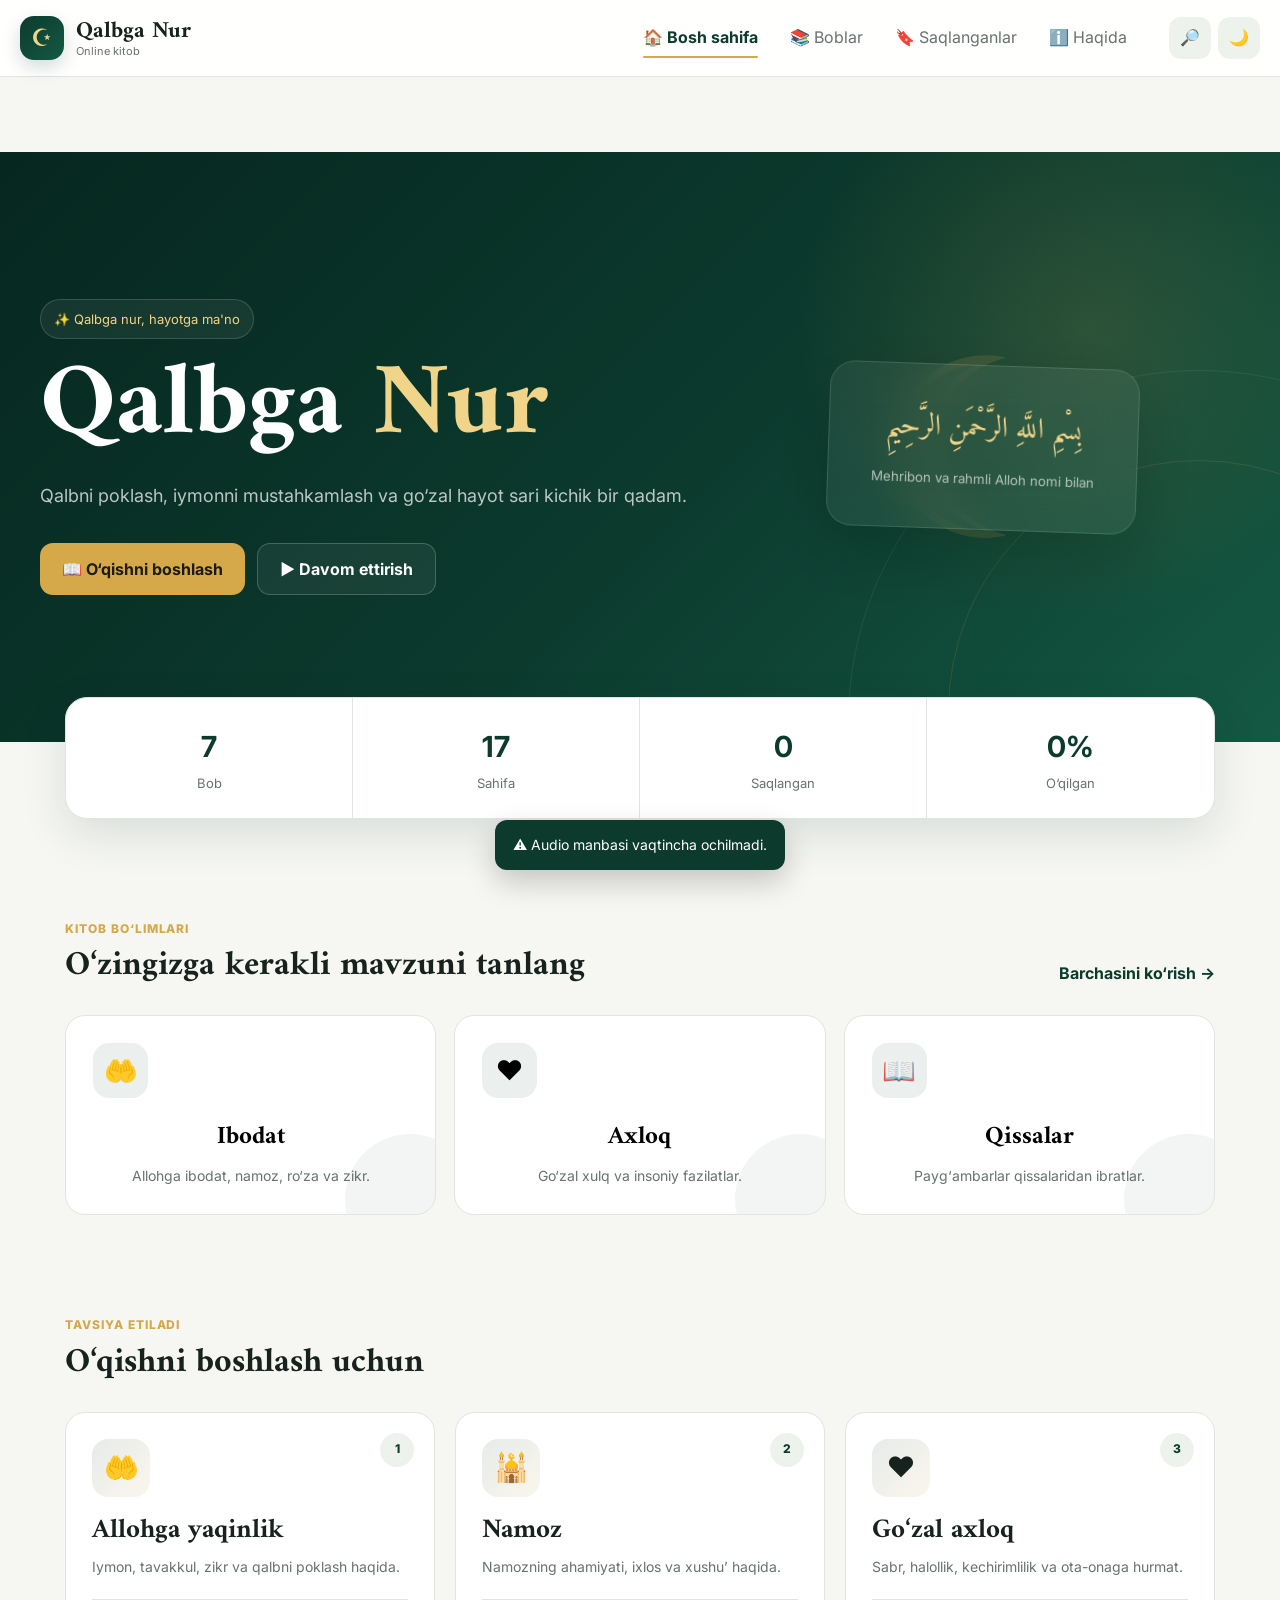
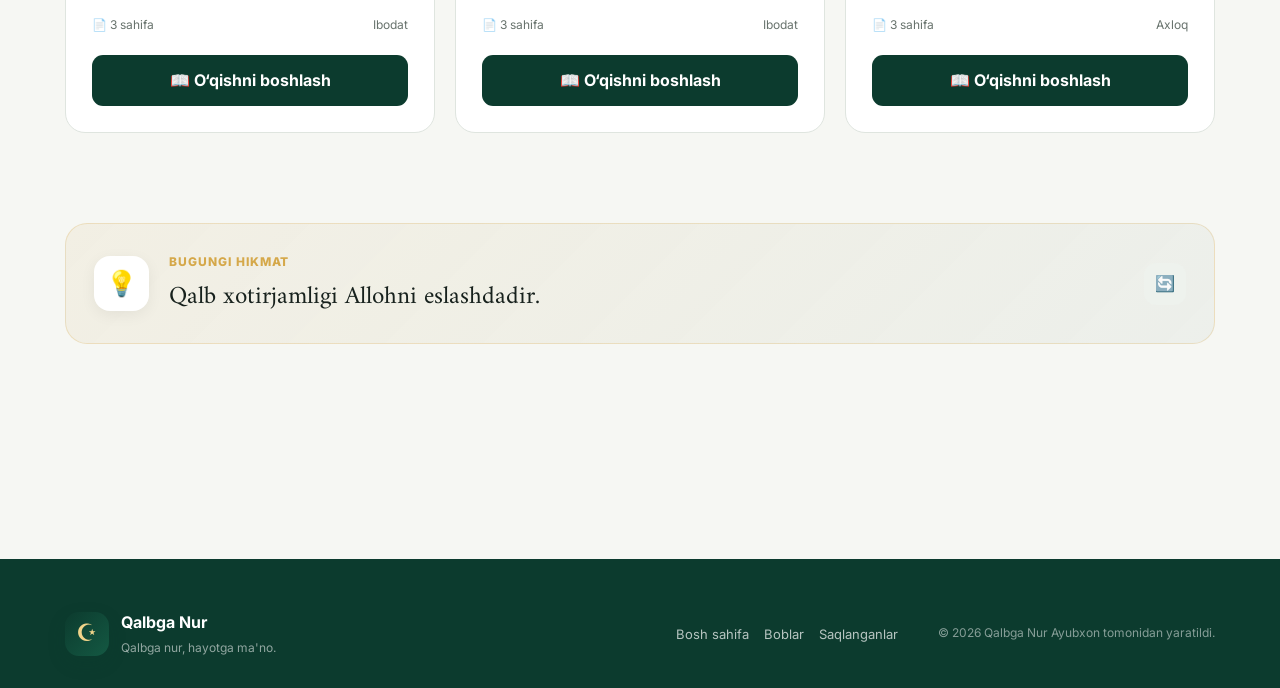
<file: index.html>
<!DOCTYPE html>
<html lang="uz">
<head>
    <meta charset="UTF-8">

    <meta name="viewport"
          content="width=device-width, initial-scale=1.0">

    <meta name="description"
          content="Qalbga Nur — Qur'on, hadislar va ishonchli ma'rifiy manbalar asosidagi online kitob.">

    <meta name="theme-color" content="#0c3b2e">

    <title>Qalbga Nur — Online Kitob</title>

    <link rel="stylesheet" href="style.css">

    <link rel="preconnect" href="https://fonts.googleapis.com">
    <link rel="preconnect" href="https://fonts.gstatic.com" crossorigin>

    <link
        href="https://fonts.googleapis.com/css2?family=Amiri:wght@400;700&family=Inter:wght@400;500;600;700;800&display=swap"
        rel="stylesheet"
    >
</head>

<body>

<!-- =====================================================
     LOADING
===================================================== -->

<div id="loadingScreen" class="loading-screen">
    <div class="loading-logo">☪</div>
    <div class="loading-title">Qalbga Nur</div>
    <div class="loading-spinner"></div>
</div>


<!-- =====================================================
     HEADER
===================================================== -->

<header class="site-header">

    <div class="header-inner">

        <button
            id="mobileMenuBtn"
            class="icon-btn mobile-menu-btn"
            aria-label="Menyu">
            ☰
        </button>

        <a href="#" class="brand" id="brandHome">

            <div class="brand-icon">
                ☪
            </div>

            <div class="brand-text">
                <strong>Qalbga Nur</strong>
                <span>Online kitob</span>
            </div>

        </a>


        <nav id="mainNav" class="main-nav">

            <button
                class="nav-link active"
                data-page="home">
                🏠 Bosh sahifa
            </button>

            <button
                class="nav-link"
                data-page="chapters">
                📚 Boblar
            </button>

            <button
                class="nav-link"
                data-page="bookmarks">
                🔖 Saqlanganlar
            </button>

            <button
                class="nav-link"
                data-page="about">
                ℹ️ Haqida
            </button>

        </nav>


        <div class="header-actions">

            <button
                id="searchBtn"
                class="icon-btn"
                aria-label="Qidirish">
                🔎
            </button>

            <button
                id="themeBtn"
                class="icon-btn"
                aria-label="Rejim">
                🌙
            </button>

        </div>

    </div>

</header>


<!-- =====================================================
     SEARCH OVERLAY
===================================================== -->

<div id="searchOverlay" class="search-overlay">

    <div class="search-box">

        <button
            id="closeSearch"
            class="search-close"
            aria-label="Yopish">
            ×
        </button>

        <div class="search-icon">
            🔎
        </div>

        <input
            id="searchInput"
            type="search"
            placeholder="Kitobdan qidiring..."
            autocomplete="off"
        >

        <div id="searchResults" class="search-results"></div>

    </div>

</div>


<!-- =====================================================
     MAIN
===================================================== -->

<main id="app">


<!-- =====================================================
     HOME PAGE
===================================================== -->

<section id="homePage" class="page-section active">

    <section class="hero">

        <div class="hero-content">

            <div class="hero-badge">
                ✨ Qalbga nur, hayotga ma'no
            </div>

            <h1>
                Qalbga <span>Nur</span>
            </h1>

            <p>
                Qalbni poklash, iymonni mustahkamlash
                va go‘zal hayot sari kichik bir qadam.
            </p>

            <div class="hero-actions">

                <button
                    id="startReadingBtn"
                    class="primary-btn">
                    📖 O‘qishni boshlash
                </button>

                <button
                    id="continueReadingBtn"
                    class="secondary-btn">
                    ▶️ Davom ettirish
                </button>

            </div>

        </div>


        <div class="hero-decoration">

            <div class="moon">☾</div>

            <div class="hero-card">

                <span>بِسْمِ اللَّهِ الرَّحْمَنِ الرَّحِيمِ</span>

                <small>
                    Mehribon va rahmli Alloh nomi bilan
                </small>

            </div>

        </div>

    </section>


    <!-- =================================================
         STATS
    ================================================= -->

    <section class="stats-section">

        <div class="stat-card">
            <strong id="chapterCount">0</strong>
            <span>Bob</span>
        </div>

        <div class="stat-card">
            <strong id="pageCount">0</strong>
            <span>Sahifa</span>
        </div>

        <div class="stat-card">
            <strong id="bookmarkCount">0</strong>
            <span>Saqlangan</span>
        </div>

        <div class="stat-card">
            <strong id="progressPercent">0%</strong>
            <span>O‘qilgan</span>
        </div>

    </section>


    <!-- =================================================
         CATEGORIES
    ================================================= -->

    <section class="content-section">

        <div class="section-heading">

            <div>
                <span class="eyebrow">Kitob bo‘limlari</span>

                <h2>
                    O‘zingizga kerakli mavzuni tanlang
                </h2>
            </div>

            <button
                id="allChaptersBtn"
                class="text-btn">
                Barchasini ko‘rish →
            </button>

        </div>


        <div
            id="categoryGrid"
            class="category-grid">
        </div>

    </section>


    <!-- =================================================
         FEATURED CHAPTERS
    ================================================= -->

    <section class="content-section">

        <div class="section-heading">

            <div>
                <span class="eyebrow">Tavsiya etiladi</span>

                <h2>
                    O‘qishni boshlash uchun
                </h2>
            </div>

        </div>


        <div
            id="featuredGrid"
            class="chapter-grid">
        </div>

    </section>


    <!-- =================================================
         WISDOM
    ================================================= -->

    <section class="wisdom-section">

        <div class="wisdom-icon">
            💡
        </div>

        <div class="wisdom-content">

            <span class="eyebrow">
                Bugungi hikmat
            </span>

            <p id="wisdomText">
                Qalb xotirjamligi Allohni eslashdadir.
            </p>

        </div>

        <button
            id="newWisdomBtn"
            class="icon-btn">
            🔄
        </button>

    </section>

</section>


<!-- =====================================================
     CHAPTERS PAGE
===================================================== -->

<section
    id="chaptersPage"
    class="page-section">

    <div class="page-container">

        <div class="page-heading">

            <span class="eyebrow">
                📚 Kitob
            </span>

            <h1>
                Barcha boblar
            </h1>

            <p>
                O‘zingizga kerakli mavzuni tanlab o‘qishni boshlang.
            </p>

        </div>


        <div
            id="allChaptersGrid"
            class="chapter-grid">
        </div>

    </div>

</section>


<!-- =====================================================
     BOOKMARKS PAGE
===================================================== -->

<section
    id="bookmarksPage"
    class="page-section">

    <div class="page-container">

        <div class="page-heading">

            <span class="eyebrow">
                🔖 Saqlanganlar
            </span>

            <h1>
                Saqlab qo‘yilgan sahifalar
            </h1>

            <p>
                Keyinroq qaytib o‘qish uchun saqlagan sahifalaringiz.
            </p>

        </div>


        <div
            id="bookmarksGrid"
            class="bookmarks-grid">
        </div>

    </div>

</section>


<!-- =====================================================
     ABOUT PAGE
===================================================== -->

<section
    id="aboutPage"
    class="page-section">

    <div class="page-container about-page">

        <div class="page-heading">

            <span class="eyebrow">
                ℹ️ Loyiha haqida
            </span>

            <h1>
                Qalbga Nur
            </h1>

        </div>

        <div class="about-card">

            <h2>
                Qalbga Nur nima?
            </h2>

            <p>
                “Qalbga Nur” — inson qalbini yaxshilik,
                sabr, shukr, tavakkul va go‘zal axloqqa
                undovchi ma’rifiy online kitob.
            </p>

            <p>
                Ushbu loyiha diniy-ma’rifiy bilimlarni
                sodda va zamonaviy ko‘rinishda o‘qishga
                qulay qilish maqsadida yaratilgan.
            </p>

            <div class="about-warning">

                <strong>⚠️ Muhim</strong>

                <p>
                    Diniy ma’lumotlardan foydalanishda
                    Qur’on, sahih hadislar va ishonchli
                    ilmiy manbalarga murojaat qilish tavsiya etiladi.
                </p>

            </div>

        </div>

    </div>

</section>


<!-- =====================================================
     READER
===================================================== -->

<section
    id="readerPage"
    class="reader-page">

    <div class="reader-topbar">

        <button
            id="readerBackBtn"
            class="reader-control">
            ← Ortga
        </button>

        <div class="reader-chapter-name"
             id="readerChapterName">
            Bob
        </div>

        <div class="reader-tools">

            <button
                id="fontDecrease"
                class="reader-control"
                aria-label="Shriftni kichraytirish">
                A−
            </button>

            <button
                id="fontIncrease"
                class="reader-control"
                aria-label="Shriftni kattalashtirish">
                A+
            </button>

            <button
                id="readerBookmarkBtn"
                class="reader-control"
                aria-label="Saqlash">
                🔖
            </button>

            <button
                id="fullscreenBtn"
                class="reader-control"
                aria-label="Fullscreen">
                ⛶
            </button>

        </div>

    </div>


    <div class="reader-progress">

        <div
            id="readerProgressBar"
            class="reader-progress-bar">
        </div>

    </div>


    <article
        id="readerContent"
        class="reader-content">

        <div class="reader-category"
             id="readerCategory">
        </div>

        <h1 id="readerTitle">
            Sahifa
        </h1>

        <div
            id="readerBody"
            class="reader-body">
        </div>

    </article>


    <!-- ===============================================
         READER NAVIGATION
    ================================================ -->

    <div class="reader-navigation">

        <button
            id="previousPageBtn"
            class="reader-nav-btn">
            ← Oldingi
        </button>

        <div
            id="pageIndicator"
            class="page-indicator">
            1 / 1
        </div>

        <button
            id="nextPageBtn"
            class="reader-nav-btn">
            Keyingi →
        </button>

    </div>


    <!-- ===============================================
         AUDIO
    ================================================ -->

    <div class="audio-player">

        <div class="audio-info">

            <div class="audio-icon">
                🎧
            </div>

            <div>

                <strong>
                    Yosin surasi
                </strong>

                <span>
                    Qiroat
                </span>

            </div>

        </div>


        <audio
            id="quranAudio"
            preload="metadata">
        </audio>


        <button
            id="audioPlayBtn"
            class="audio-play-btn"
            aria-label="Audio">
            ▶
        </button>


        <div class="audio-progress-wrapper">

            <span
                id="audioCurrentTime">
                0:00
            </span>

            <input
                id="audioProgress"
                type="range"
                min="0"
                max="100"
                value="0"
                step="0.1"
            >

            <span
                id="audioDuration">
                0:00
            </span>

        </div>


        <div class="audio-volume">

            🔊

            <input
                id="audioVolume"
                type="range"
                min="0"
                max="1"
                step="0.01"
                value="1"
            >

        </div>

    </div>

</section>

</main>


<!-- =====================================================
     BACK TO TOP
===================================================== -->

<button
    id="backToTopBtn"
    class="back-to-top"
    aria-label="Tepaga">
    ↑
</button>


<!-- =====================================================
     TOAST
===================================================== -->

<div
    id="toast"
    class="toast">
</div>


<!-- =====================================================
     FOOTER
===================================================== -->

<footer class="site-footer">

    <div class="footer-inner">

        <div class="footer-brand">

            <div class="brand-icon">
                ☪
            </div>

            <div>
                <strong>Qalbga Nur</strong>

                <p>
                    Qalbga nur, hayotga ma'no.
                </p>
            </div>

        </div>


        <div class="footer-links">

            <button data-page="home">
                Bosh sahifa
            </button>

            <button data-page="chapters">
                Boblar
            </button>

            <button data-page="bookmarks">
                Saqlanganlar
            </button>

        </div>


        <div class="footer-copy">

            © <span id="currentYear"></span>
            Qalbga Nur Ayubxon tomonidan yaratildi.

        </div>

    </div>

</footer>


<!-- =====================================================
     JAVASCRIPT
===================================================== -->

<script src="script.js"></script>

</body>
</html>
</file>
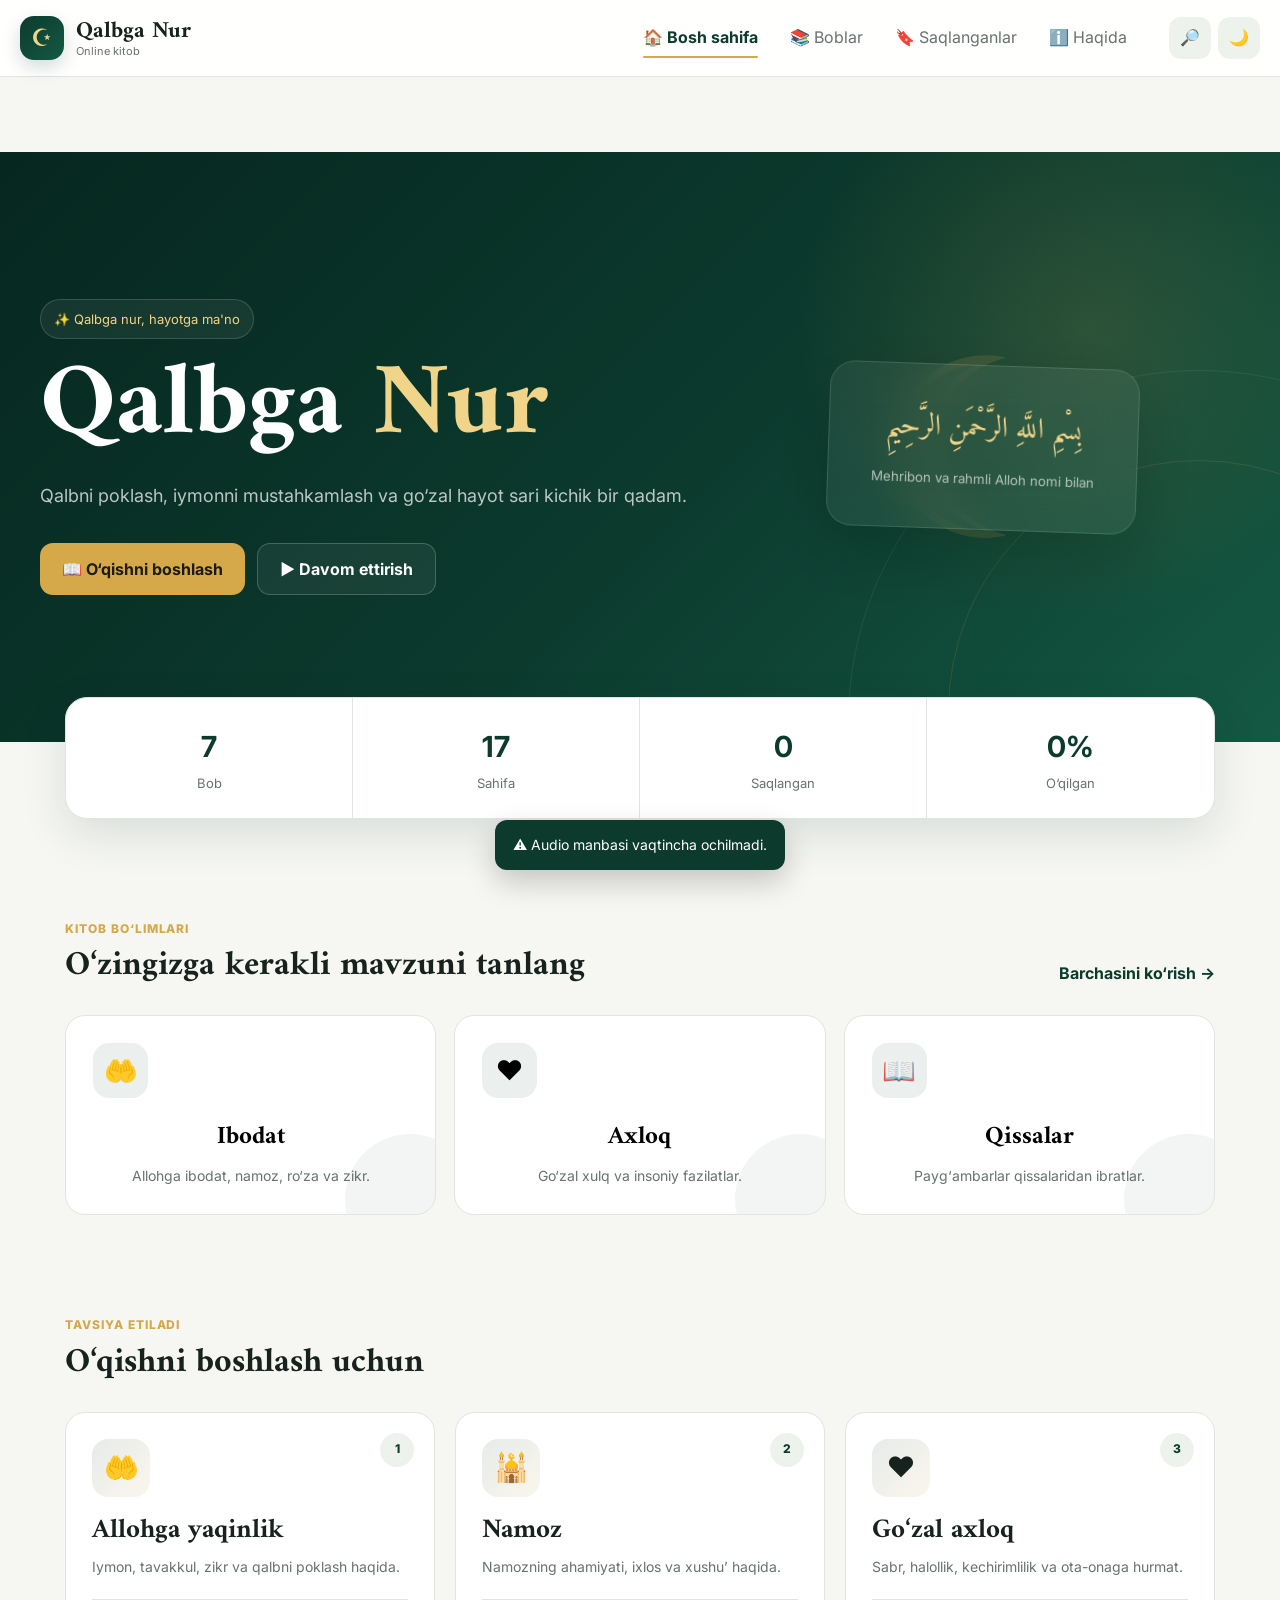
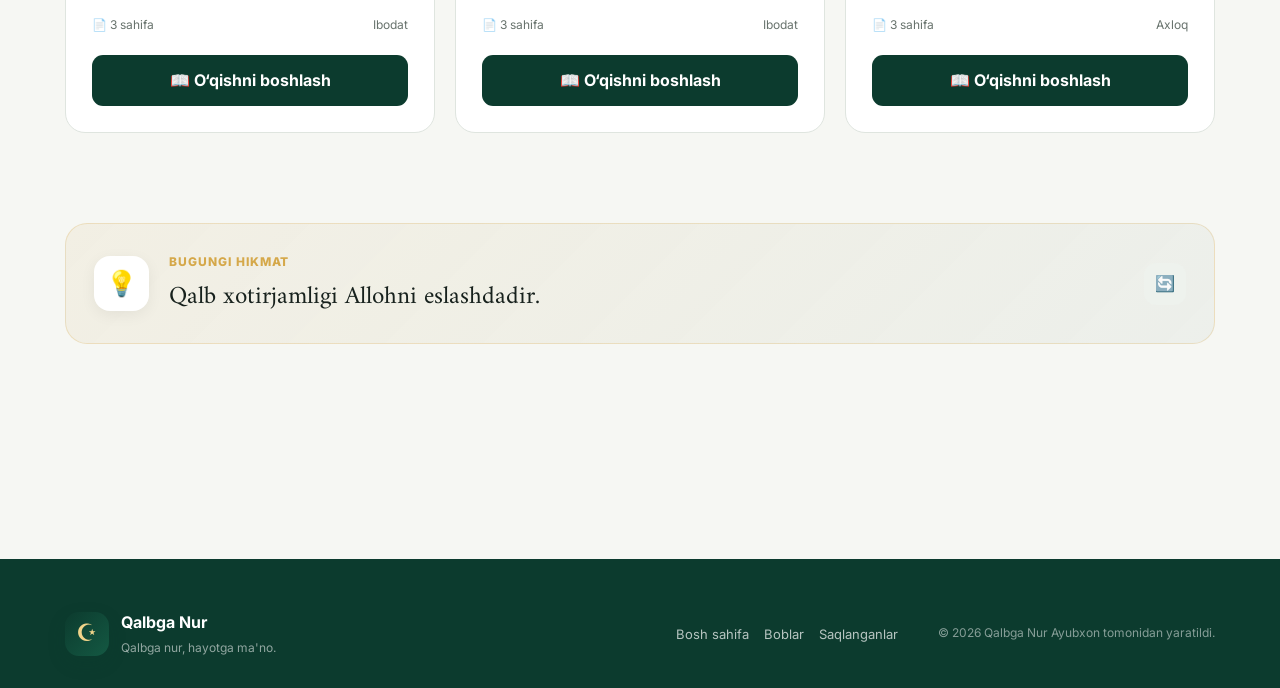
<file: kitob.nur/1kitob.html>
<!DOCTYPE html>
<html lang="uz">
<head>
    <meta charset="UTF-8">

    <meta name="viewport"
          content="width=device-width, initial-scale=1.0">

    <meta name="description"
          content="Qalbga Nur — Qur'on, hadislar va ishonchli ma'rifiy manbalar asosidagi online kitob.">

    <meta name="theme-color" content="#0c3b2e">

    <title>Qalbga Nur — Online Kitob</title>

    <link rel="stylesheet" href="style.css">

    <link rel="preconnect" href="https://fonts.googleapis.com">
    <link rel="preconnect" href="https://fonts.gstatic.com" crossorigin>

    <link
        href="https://fonts.googleapis.com/css2?family=Amiri:wght@400;700&family=Inter:wght@400;500;600;700;800&display=swap"
        rel="stylesheet"
    >
</head>

<body>

<!-- =====================================================
     LOADING
===================================================== -->

<div id="loadingScreen" class="loading-screen">
    <div class="loading-logo">☪</div>
    <div class="loading-title">Qalbga Nur</div>
    <div class="loading-spinner"></div>
</div>


<!-- =====================================================
     HEADER
===================================================== -->

<header class="site-header">

    <div class="header-inner">

        <button
            id="mobileMenuBtn"
            class="icon-btn mobile-menu-btn"
            aria-label="Menyu">
            ☰
        </button>

        <a href="#" class="brand" id="brandHome">

            <div class="brand-icon">
                ☪
            </div>

            <div class="brand-text">
                <strong>Qalbga Nur</strong>
                <span>Online kitob</span>
            </div>

        </a>


        <nav id="mainNav" class="main-nav">

            <button
                class="nav-link active"
                data-page="home">
                🏠 Bosh sahifa
            </button>

            <button
                class="nav-link"
                data-page="chapters">
                📚 Boblar
            </button>

            <button
                class="nav-link"
                data-page="bookmarks">
                🔖 Saqlanganlar
            </button>

            <button
                class="nav-link"
                data-page="about">
                ℹ️ Haqida
            </button>

        </nav>


        <div class="header-actions">

            <button
                id="searchBtn"
                class="icon-btn"
                aria-label="Qidirish">
                🔎
            </button>

            <button
                id="themeBtn"
                class="icon-btn"
                aria-label="Rejim">
                🌙
            </button>

        </div>

    </div>

</header>


<!-- =====================================================
     SEARCH OVERLAY
===================================================== -->

<div id="searchOverlay" class="search-overlay">

    <div class="search-box">

        <button
            id="closeSearch"
            class="search-close"
            aria-label="Yopish">
            ×
        </button>

        <div class="search-icon">
            🔎
        </div>

        <input
            id="searchInput"
            type="search"
            placeholder="Kitobdan qidiring..."
            autocomplete="off"
        >

        <div id="searchResults" class="search-results"></div>

    </div>

</div>


<!-- =====================================================
     MAIN
===================================================== -->

<main id="app">


<!-- =====================================================
     HOME PAGE
===================================================== -->

<section id="homePage" class="page-section active">

    <section class="hero">

        <div class="hero-content">

            <div class="hero-badge">
                ✨ Qalbga nur, hayotga ma'no
            </div>

            <h1>
                Qalbga <span>Nur</span>
            </h1>

            <p>
                Qalbni poklash, iymonni mustahkamlash
                va go‘zal hayot sari kichik bir qadam.
            </p>

            <div class="hero-actions">

                <button
                    id="startReadingBtn"
                    class="primary-btn">
                    📖 O‘qishni boshlash
                </button>

                <button
                    id="continueReadingBtn"
                    class="secondary-btn">
                    ▶️ Davom ettirish
                </button>

            </div>

        </div>


        <div class="hero-decoration">

            <div class="moon">☾</div>

            <div class="hero-card">

                <span>بِسْمِ اللَّهِ الرَّحْمَنِ الرَّحِيمِ</span>

                <small>
                    Mehribon va rahmli Alloh nomi bilan
                </small>

            </div>

        </div>

    </section>


    <!-- =================================================
         STATS
    ================================================= -->

    <section class="stats-section">

        <div class="stat-card">
            <strong id="chapterCount">0</strong>
            <span>Bob</span>
        </div>

        <div class="stat-card">
            <strong id="pageCount">0</strong>
            <span>Sahifa</span>
        </div>

        <div class="stat-card">
            <strong id="bookmarkCount">0</strong>
            <span>Saqlangan</span>
        </div>

        <div class="stat-card">
            <strong id="progressPercent">0%</strong>
            <span>O‘qilgan</span>
        </div>

    </section>


    <!-- =================================================
         CATEGORIES
    ================================================= -->

    <section class="content-section">

        <div class="section-heading">

            <div>
                <span class="eyebrow">Kitob bo‘limlari</span>

                <h2>
                    O‘zingizga kerakli mavzuni tanlang
                </h2>
            </div>

            <button
                id="allChaptersBtn"
                class="text-btn">
                Barchasini ko‘rish →
            </button>

        </div>


        <div
            id="categoryGrid"
            class="category-grid">
        </div>

    </section>


    <!-- =================================================
         FEATURED CHAPTERS
    ================================================= -->

    <section class="content-section">

        <div class="section-heading">

            <div>
                <span class="eyebrow">Tavsiya etiladi</span>

                <h2>
                    O‘qishni boshlash uchun
                </h2>
            </div>

        </div>


        <div
            id="featuredGrid"
            class="chapter-grid">
        </div>

    </section>


    <!-- =================================================
         WISDOM
    ================================================= -->

    <section class="wisdom-section">

        <div class="wisdom-icon">
            💡
        </div>

        <div class="wisdom-content">

            <span class="eyebrow">
                Bugungi hikmat
            </span>

            <p id="wisdomText">
                Qalb xotirjamligi Allohni eslashdadir.
            </p>

        </div>

        <button
            id="newWisdomBtn"
            class="icon-btn">
            🔄
        </button>

    </section>

</section>


<!-- =====================================================
     CHAPTERS PAGE
===================================================== -->

<section
    id="chaptersPage"
    class="page-section">

    <div class="page-container">

        <div class="page-heading">

            <span class="eyebrow">
                📚 Kitob
            </span>

            <h1>
                Barcha boblar
            </h1>

            <p>
                O‘zingizga kerakli mavzuni tanlab o‘qishni boshlang.
            </p>

        </div>


        <div
            id="allChaptersGrid"
            class="chapter-grid">
        </div>

    </div>

</section>


<!-- =====================================================
     BOOKMARKS PAGE
===================================================== -->

<section
    id="bookmarksPage"
    class="page-section">

    <div class="page-container">

        <div class="page-heading">

            <span class="eyebrow">
                🔖 Saqlanganlar
            </span>

            <h1>
                Saqlab qo‘yilgan sahifalar
            </h1>

            <p>
                Keyinroq qaytib o‘qish uchun saqlagan sahifalaringiz.
            </p>

        </div>


        <div
            id="bookmarksGrid"
            class="bookmarks-grid">
        </div>

    </div>

</section>


<!-- =====================================================
     ABOUT PAGE
===================================================== -->

<section
    id="aboutPage"
    class="page-section">

    <div class="page-container about-page">

        <div class="page-heading">

            <span class="eyebrow">
                ℹ️ Loyiha haqida
            </span>

            <h1>
                Qalbga Nur
            </h1>

        </div>

        <div class="about-card">

            <h2>
                Qalbga Nur nima?
            </h2>

            <p>
                “Qalbga Nur” — inson qalbini yaxshilik,
                sabr, shukr, tavakkul va go‘zal axloqqa
                undovchi ma’rifiy online kitob.
            </p>

            <p>
                Ushbu loyiha diniy-ma’rifiy bilimlarni
                sodda va zamonaviy ko‘rinishda o‘qishga
                qulay qilish maqsadida yaratilgan.
            </p>

            <div class="about-warning">

                <strong>⚠️ Muhim</strong>

                <p>
                    Diniy ma’lumotlardan foydalanishda
                    Qur’on, sahih hadislar va ishonchli
                    ilmiy manbalarga murojaat qilish tavsiya etiladi.
                </p>

            </div>

        </div>

    </div>

</section>


<!-- =====================================================
     READER
===================================================== -->

<section
    id="readerPage"
    class="reader-page">

    <div class="reader-topbar">

        <button
            id="readerBackBtn"
            class="reader-control">
            ← Ortga
        </button>

        <div class="reader-chapter-name"
             id="readerChapterName">
            Bob
        </div>

        <div class="reader-tools">

            <button
                id="fontDecrease"
                class="reader-control"
                aria-label="Shriftni kichraytirish">
                A−
            </button>

            <button
                id="fontIncrease"
                class="reader-control"
                aria-label="Shriftni kattalashtirish">
                A+
            </button>

            <button
                id="readerBookmarkBtn"
                class="reader-control"
                aria-label="Saqlash">
                🔖
            </button>

            <button
                id="fullscreenBtn"
                class="reader-control"
                aria-label="Fullscreen">
                ⛶
            </button>

        </div>

    </div>


    <div class="reader-progress">

        <div
            id="readerProgressBar"
            class="reader-progress-bar">
        </div>

    </div>


    <article
        id="readerContent"
        class="reader-content">

        <div class="reader-category"
             id="readerCategory">
        </div>

        <h1 id="readerTitle">
            Sahifa
        </h1>

        <div
            id="readerBody"
            class="reader-body">
        </div>

    </article>


    <!-- ===============================================
         READER NAVIGATION
    ================================================ -->

    <div class="reader-navigation">

        <button
            id="previousPageBtn"
            class="reader-nav-btn">
            ← Oldingi
        </button>

        <div
            id="pageIndicator"
            class="page-indicator">
            1 / 1
        </div>

        <button
            id="nextPageBtn"
            class="reader-nav-btn">
            Keyingi →
        </button>

    </div>


    <!-- ===============================================
         AUDIO
    ================================================ -->

    <div class="audio-player">

        <div class="audio-info">

            <div class="audio-icon">
                🎧
            </div>

            <div>

                <strong>
                    Yosin surasi
                </strong>

                <span>
                    Qiroat
                </span>

            </div>

        </div>


        <audio
            id="quranAudio"
            preload="metadata">
        </audio>


        <button
            id="audioPlayBtn"
            class="audio-play-btn"
            aria-label="Audio">
            ▶
        </button>


        <div class="audio-progress-wrapper">

            <span
                id="audioCurrentTime">
                0:00
            </span>

            <input
                id="audioProgress"
                type="range"
                min="0"
                max="100"
                value="0"
                step="0.1"
            >

            <span
                id="audioDuration">
                0:00
            </span>

        </div>


        <div class="audio-volume">

            🔊

            <input
                id="audioVolume"
                type="range"
                min="0"
                max="1"
                step="0.01"
                value="1"
            >

        </div>

    </div>

</section>

</main>


<!-- =====================================================
     BACK TO TOP
===================================================== -->

<button
    id="backToTopBtn"
    class="back-to-top"
    aria-label="Tepaga">
    ↑
</button>


<!-- =====================================================
     TOAST
===================================================== -->

<div
    id="toast"
    class="toast">
</div>


<!-- =====================================================
     FOOTER
===================================================== -->

<footer class="site-footer">

    <div class="footer-inner">

        <div class="footer-brand">

            <div class="brand-icon">
                ☪
            </div>

            <div>
                <strong>Qalbga Nur</strong>

                <p>
                    Qalbga nur, hayotga ma'no.
                </p>
            </div>

        </div>


        <div class="footer-links">

            <button data-page="home">
                Bosh sahifa
            </button>

            <button data-page="chapters">
                Boblar
            </button>

            <button data-page="bookmarks">
                Saqlanganlar
            </button>

        </div>


        <div class="footer-copy">

            © <span id="currentYear"></span>
            Qalbga Nur Ayubxon tomonidan yaratildi.

        </div>

    </div>

</footer>


<!-- =====================================================
     JAVASCRIPT
===================================================== -->

<script src="script.js"></script>

</body>
</html>
</file>
<file: style.css>
/* =========================================================
   QALBGA NUR
   FULL ONLINE BOOK DESIGN
========================================================= */


/* =========================================================
   RESET
========================================================= */

* {
    margin: 0;
    padding: 0;
    box-sizing: border-box;
}

:root {
    --primary: #0c3b2e;
    --primary-light: #145943;
    --primary-dark: #06271f;

    --gold: #d5a84a;
    --gold-light: #f0d48a;

    --bg: #f6f7f3;
    --surface: #ffffff;
    --surface-2: #eef2ed;

    --text: #17211d;
    --text-soft: #68736d;
    --border: #dfe5df;

    --danger: #b33a3a;

    --shadow-sm:
        0 4px 15px rgba(0, 0, 0, 0.06);

    --shadow:
        0 15px 45px rgba(6, 39, 31, 0.12);

    --radius-sm: 10px;
    --radius: 18px;
    --radius-lg: 28px;

    --reader-size: 20px;

    --transition:
        0.25s ease;
}

html {
    scroll-behavior: smooth;
}

body {
    font-family: "Inter", sans-serif;
    background: var(--bg);
    color: var(--text);
    line-height: 1.7;
    min-height: 100vh;
}

body.no-scroll {
    overflow: hidden;
}

button,
input {
    font: inherit;
}

button {
    border: none;
    cursor: pointer;
}

button:focus-visible,
input:focus-visible {
    outline: 3px solid rgba(213, 168, 74, 0.35);
    outline-offset: 2px;
}

a {
    color: inherit;
    text-decoration: none;
}


/* =========================================================
   LOADING
========================================================= */

.loading-screen {
    position: fixed;
    inset: 0;
    z-index: 99999;

    display: flex;
    align-items: center;
    justify-content: center;
    flex-direction: column;

    background:
        radial-gradient(
            circle at top,
            rgba(213, 168, 74, 0.12),
            transparent 35%
        ),
        var(--primary);

    color: white;

    transition:
        opacity 0.5s ease,
        visibility 0.5s ease;
}

.loading-screen.hidden {
    opacity: 0;
    visibility: hidden;
    pointer-events: none;
}

.loading-logo {
    width: 80px;
    height: 80px;

    display: grid;
    place-items: center;

    border: 1px solid rgba(255,255,255,.2);
    border-radius: 50%;

    color: var(--gold-light);
    font-size: 42px;

    box-shadow:
        0 0 50px rgba(213,168,74,.18);
}

.loading-title {
    margin-top: 20px;

    font-family: "Amiri", serif;
    font-size: 34px;
}

.loading-spinner {
    width: 28px;
    height: 28px;

    margin-top: 20px;

    border: 3px solid rgba(255,255,255,.2);
    border-top-color: var(--gold);

    border-radius: 50%;

    animation: spin .8s linear infinite;
}

@keyframes spin {
    to {
        transform: rotate(360deg);
    }
}


/* =========================================================
   HEADER
========================================================= */

.site-header {
    position: sticky;
    top: 0;
    z-index: 500;

    background:
        rgba(255,255,255,.92);

    backdrop-filter: blur(18px);

    border-bottom:
        1px solid var(--border);
}

.header-inner {
    width: min(1250px, calc(100% - 40px));
    min-height: 76px;

    margin: auto;

    display: flex;
    align-items: center;
    gap: 28px;
}

.brand {
    display: flex;
    align-items: center;
    gap: 12px;

    flex-shrink: 0;
}

.brand-icon {
    width: 44px;
    height: 44px;

    display: grid;
    place-items: center;

    border-radius: 14px;

    background:
        linear-gradient(
            135deg,
            var(--primary),
            var(--primary-light)
        );

    color: var(--gold-light);

    font-size: 24px;

    box-shadow:
        0 7px 18px rgba(12,59,46,.18);
}

.brand-text {
    display: flex;
    flex-direction: column;

    line-height: 1.2;
}

.brand-text strong {
    font-family: "Amiri", serif;
    font-size: 23px;
}

.brand-text span {
    color: var(--text-soft);
    font-size: 11px;
}

.main-nav {
    display: flex;
    align-items: center;
    gap: 4px;

    margin-left: auto;
}

.nav-link {
    position: relative;

    padding: 10px 14px;

    background: transparent;

    color: var(--text-soft);

    border-radius: 10px;

    transition: var(--transition);
}

.nav-link:hover {
    color: var(--primary);
    background: var(--surface-2);
}

.nav-link.active {
    color: var(--primary);
    font-weight: 700;
}

.nav-link.active::after {
    content: "";

    position: absolute;
    left: 14px;
    right: 14px;
    bottom: 4px;

    height: 2px;

    background: var(--gold);
    border-radius: 5px;
}

.header-actions {
    display: flex;
    gap: 7px;
}

.icon-btn {
    width: 42px;
    height: 42px;

    display: grid;
    place-items: center;

    border-radius: 12px;

    background: var(--surface-2);
    color: var(--text);

    transition: var(--transition);
}

.icon-btn:hover {
    transform: translateY(-2px);

    background: var(--primary);
    color: white;
}

.mobile-menu-btn {
    display: none;
}


/* =========================================================
   SEARCH
========================================================= */

.search-overlay {
    position: fixed;
    inset: 0;
    z-index: 1000;

    display: flex;
    justify-content: center;
    align-items: flex-start;

    padding: 100px 20px;

    background:
        rgba(3, 22, 17, .72);

    backdrop-filter: blur(8px);

    opacity: 0;
    visibility: hidden;

    transition: var(--transition);
}

.search-overlay.open {
    opacity: 1;
    visibility: visible;
}

.search-box {
    position: relative;

    width: min(760px, 100%);

    max-height: 75vh;
    overflow: auto;

    padding: 30px;

    background: var(--surface);

    border-radius: var(--radius-lg);

    box-shadow:
        0 30px 100px rgba(0,0,0,.3);
}

.search-box > input {
    width: 100%;

    padding: 17px 55px 17px 20px;

    border: 1px solid var(--border);
    border-radius: 14px;

    background: var(--surface-2);

    color: var(--text);

    font-size: 17px;

    outline: none;
}

.search-close {
    position: absolute;

    top: 12px;
    right: 15px;

    width: 36px;
    height: 36px;

    border-radius: 50%;

    background: var(--surface-2);

    font-size: 25px;

    z-index: 2;
}

.search-icon {
    position: absolute;

    right: 54px;
    top: 44px;

    pointer-events: none;
}

.search-results {
    margin-top: 20px;
}

.search-result {
    width: 100%;

    display: block;

    text-align: left;

    padding: 16px;

    margin-bottom: 10px;

    background: var(--surface-2);

    border-radius: 14px;

    transition: var(--transition);
}

.search-result:hover {
    transform: translateX(4px);
    background: rgba(12,59,46,.08);
}

.search-result strong {
    display: block;
    color: var(--primary);
}

.search-result span {
    display: block;

    margin-top: 3px;

    color: var(--text-soft);
    font-size: 13px;
}

.search-empty {
    padding: 30px;

    text-align: center;

    color: var(--text-soft);
}


/* =========================================================
   HERO
========================================================= */

.hero {
    position: relative;
    overflow: hidden;

    min-height: 590px;

    display: flex;
    align-items: center;

    padding:
        90px max(20px, calc((100% - 1200px) / 2));

    background:
        radial-gradient(
            circle at 85% 30%,
            rgba(213,168,74,.15),
            transparent 25%
        ),
        linear-gradient(
            135deg,
            #06271f,
            #0c3b2e 55%,
            #145943
        );

    color: white;
}

.hero::before {
    content: "";

    position: absolute;

    width: 500px;
    height: 500px;

    right: -170px;
    bottom: -220px;

    border: 1px solid rgba(213,168,74,.15);
    border-radius: 50%;
}

.hero::after {
    content: "";

    position: absolute;

    width: 700px;
    height: 700px;

    right: -270px;
    bottom: -330px;

    border: 1px solid rgba(255,255,255,.07);
    border-radius: 50%;
}

.hero-content {
    position: relative;
    z-index: 2;

    width: 58%;
}

.hero-badge {
    display: inline-flex;

    padding: 8px 13px;

    border: 1px solid rgba(255,255,255,.15);
    border-radius: 999px;

    background: rgba(255,255,255,.06);

    color: var(--gold-light);

    font-size: 13px;
}

.hero h1 {
    margin-top: 20px;

    font-family: "Amiri", serif;

    font-size:
        clamp(60px, 8vw, 105px);

    line-height: .95;
}

.hero h1 span {
    color: var(--gold-light);
}

.hero p {
    max-width: 650px;

    margin-top: 25px;

    color: rgba(255,255,255,.72);

    font-size: 18px;
}

.hero-actions {
    display: flex;
    gap: 12px;

    margin-top: 32px;

    flex-wrap: wrap;
}

.primary-btn,
.secondary-btn {
    min-height: 52px;

    padding: 0 22px;

    border-radius: 13px;

    font-weight: 700;

    transition: var(--transition);
}

.primary-btn {
    background: var(--gold);
    color: #1b1a13;
}

.primary-btn:hover {
    transform: translateY(-3px);

    box-shadow:
        0 12px 25px rgba(213,168,74,.25);
}

.secondary-btn {
    border: 1px solid rgba(255,255,255,.2);

    background: rgba(255,255,255,.06);

    color: white;
}

.secondary-btn:hover {
    background: rgba(255,255,255,.12);
}

.hero-decoration {
    position: absolute;

    right: 8%;

    width: 390px;
    height: 390px;

    display: grid;
    place-items: center;
}

.moon {
    position: absolute;

    font-size: 250px;

    color: rgba(213,168,74,.16);

    filter:
        drop-shadow(
            0 0 50px rgba(213,168,74,.15)
        );
}

.hero-card {
    position: relative;
    z-index: 2;

    width: 310px;

    padding: 38px 25px;

    border:
        1px solid rgba(255,255,255,.13);

    border-radius: 25px;

    background:
        rgba(255,255,255,.06);

    backdrop-filter: blur(18px);

    text-align: center;

    box-shadow:
        0 25px 70px rgba(0,0,0,.18);

    transform: rotate(2deg);
}

.hero-card span {
    display: block;

    font-family: "Amiri", serif;

    font-size: 29px;

    color: var(--gold-light);
    direction: rtl;
}

.hero-card small {
    display: block;

    margin-top: 15px;

    color: rgba(255,255,255,.65);
}


/* =========================================================
   STATS
========================================================= */

.stats-section {
    width: min(1150px, calc(100% - 40px));

    margin: -45px auto 0;

    position: relative;
    z-index: 5;

    display: grid;

    grid-template-columns:
        repeat(4, 1fr);

    background: var(--surface);

    border:
        1px solid var(--border);

    border-radius: 22px;

    box-shadow: var(--shadow);
}

.stat-card {
    min-height: 120px;

    display: flex;
    align-items: center;
    justify-content: center;

    flex-direction: column;

    border-right: 1px solid var(--border);
}

.stat-card:last-child {
    border-right: none;
}

.stat-card strong {
    color: var(--primary);

    font-size: 29px;
}

.stat-card span {
    color: var(--text-soft);

    font-size: 13px;
}


/* =========================================================
   CONTENT
========================================================= */

.content-section {
    width: min(1150px, calc(100% - 40px));

    margin: 100px auto 0;
}

.section-heading {
    display: flex;
    align-items: end;
    justify-content: space-between;

    gap: 20px;

    margin-bottom: 28px;
}

.eyebrow {
    display: block;

    margin-bottom: 7px;

    color: var(--gold);

    font-size: 12px;

    font-weight: 800;

    letter-spacing: .08em;

    text-transform: uppercase;
}

.section-heading h2 {
    font-family: "Amiri", serif;

    font-size: 34px;

    line-height: 1.2;
}

.text-btn {
    background: transparent;

    color: var(--primary);

    font-weight: 700;
}

.text-btn:hover {
    color: var(--gold);
}


/* =========================================================
   CATEGORY GRID
========================================================= */

.category-grid {
    display: grid;

    grid-template-columns:
        repeat(3, 1fr);

    gap: 18px;
}

.category-card {
    position: relative;

    padding: 27px;

    background: var(--surface);

    border:
        1px solid var(--border);

    border-radius: 20px;

    cursor: pointer;

    overflow: hidden;

    transition: var(--transition);
}

.category-card::after {
    content: "";

    position: absolute;

    right: -40px;
    bottom: -50px;

    width: 130px;
    height: 130px;

    border-radius: 50%;

    background:
        rgba(12,59,46,.05);
}

.category-card:hover {
    transform: translateY(-6px);

    border-color:
        rgba(12,59,46,.2);

    box-shadow: var(--shadow);
}

.category-icon {
    width: 55px;
    height: 55px;

    display: grid;
    place-items: center;

    margin-bottom: 18px;

    border-radius: 16px;

    background:
        rgba(12,59,46,.08);

    font-size: 27px;
}

.category-card h3 {
    font-family: "Amiri", serif;

    font-size: 25px;
}

.category-card p {
    margin-top: 5px;

    color: var(--text-soft);

    font-size: 14px;
}


/* =========================================================
   CHAPTER GRID
========================================================= */

.chapter-grid {
    display: grid;

    grid-template-columns:
        repeat(3, 1fr);

    gap: 20px;
}

.chapter-card {
    position: relative;

    padding: 26px;

    background: var(--surface);

    border:
        1px solid var(--border);

    border-radius: 20px;

    overflow: hidden;

    transition: var(--transition);
}

.chapter-card:hover {
    transform: translateY(-5px);

    box-shadow: var(--shadow);
}

.chapter-number {
    position: absolute;

    top: 20px;
    right: 20px;

    width: 34px;
    height: 34px;

    display: grid;
    place-items: center;

    border-radius: 50%;

    background: var(--surface-2);

    color: var(--primary);

    font-size: 12px;

    font-weight: 800;
}

.chapter-icon {
    width: 58px;
    height: 58px;

    display: grid;
    place-items: center;

    margin-bottom: 18px;

    border-radius: 16px;

    background:
        linear-gradient(
            135deg,
            rgba(12,59,46,.1),
            rgba(213,168,74,.1)
        );

    font-size: 28px;
}

.chapter-card h3 {
    font-family: "Amiri", serif;

    font-size: 27px;

    line-height: 1.2;
}

.chapter-card p {
    margin-top: 8px;

    color: var(--text-soft);

    font-size: 14px;
}

.chapter-meta {
    display: flex;

    justify-content: space-between;

    margin-top: 20px;

    padding-top: 15px;

    border-top:
        1px solid var(--border);

    color: var(--text-soft);

    font-size: 12px;
}

.chapter-open {
    margin-top: 20px;

    width: 100%;

    padding: 12px;

    border-radius: 11px;

    background: var(--primary);

    color: white;

    font-weight: 700;

    transition: var(--transition);
}

.chapter-open:hover {
    background: var(--primary-light);
}


/* =========================================================
   WISDOM
========================================================= */

.wisdom-section {
    width: min(1150px, calc(100% - 40px));

    margin: 90px auto;

    display: flex;
    align-items: center;

    gap: 20px;

    padding: 28px;

    border:
        1px solid rgba(213,168,74,.25);

    border-radius: 22px;

    background:
        linear-gradient(
            135deg,
            rgba(213,168,74,.09),
            rgba(12,59,46,.04)
        );
}

.wisdom-icon {
    width: 55px;
    height: 55px;

    flex-shrink: 0;

    display: grid;
    place-items: center;

    border-radius: 16px;

    background: var(--surface);

    font-size: 25px;

    box-shadow: var(--shadow-sm);
}

.wisdom-content {
    flex: 1;
}

.wisdom-content p {
    font-family: "Amiri", serif;

    font-size: 25px;

    line-height: 1.4;
}


/* =========================================================
   PAGES
========================================================= */

.page-section {
    display: none;

    min-height: 600px;

    padding: 75px 0;
}

.page-section.active {
    display: block;
}

.page-container {
    width: min(1150px, calc(100% - 40px));

    margin: auto;
}

.page-heading {
    margin-bottom: 45px;
}

.page-heading h1 {
    font-family: "Amiri", serif;

    font-size: clamp(42px, 6vw, 70px);

    line-height: 1.05;
}

.page-heading p {
    max-width: 700px;

    margin-top: 12px;

    color: var(--text-soft);
}


/* =========================================================
   BOOKMARKS
========================================================= */

.bookmarks-grid {
    display: grid;

    grid-template-columns:
        repeat(2, 1fr);

    gap: 18px;
}

.bookmark-card {
    padding: 24px;

    background: var(--surface);

    border: 1px solid var(--border);

    border-radius: 18px;

    transition: var(--transition);
}

.bookmark-card:hover {
    transform: translateY(-3px);

    box-shadow: var(--shadow-sm);
}

.bookmark-card h3 {
    font-family: "Amiri", serif;

    font-size: 25px;
}

.bookmark-card p {
    margin-top: 7px;

    color: var(--text-soft);

    font-size: 14px;

    display: -webkit-box;
    -webkit-line-clamp: 3;
    -webkit-box-orient: vertical;

    overflow: hidden;
}

.bookmark-actions {
    display: flex;
    gap: 8px;

    margin-top: 18px;
}

.bookmark-actions button {
    padding: 10px 14px;

    border-radius: 10px;

    background: var(--surface-2);

    color: var(--primary);

    font-weight: 700;
}

.bookmark-actions button:hover {
    background: var(--primary);
    color: white;
}

.empty-state {
    grid-column: 1 / -1;

    padding: 70px 20px;

    text-align: center;

    background: var(--surface);

    border: 1px dashed var(--border);

    border-radius: 20px;

    color: var(--text-soft);
}

.empty-state .empty-icon {
    font-size: 45px;

    margin-bottom: 12px;
}


/* =========================================================
   ABOUT
========================================================= */

.about-page {
    max-width: 900px;
}

.about-card {
    padding: 40px;

    background: var(--surface);

    border: 1px solid var(--border);

    border-radius: 25px;

    box-shadow: var(--shadow-sm);
}

.about-card h2 {
    font-family: "Amiri", serif;

    font-size: 34px;
}

.about-card p {
    margin-top: 18px;

    color: var(--text-soft);
}

.about-warning {
    margin-top: 30px;

    padding: 20px;

    border-left: 4px solid var(--gold);

    border-radius: 12px;

    background:
        rgba(213,168,74,.08);
}

.about-warning p {
    margin-top: 5px;
}


/* =========================================================
   READER
========================================================= */

.reader-page {
    display: none;

    min-height: 100vh;

    background:
        radial-gradient(
            circle at top,
            rgba(213,168,74,.07),
            transparent 30%
        ),
        var(--bg);
}

.reader-page.active {
    display: block;
}

.reader-topbar {
    position: sticky;
    top: 76px;
    z-index: 100;

    min-height: 68px;

    display: flex;
    align-items: center;
    justify-content: space-between;

    gap: 15px;

    padding:
        10px max(20px, calc((100% - 1000px) / 2));

    background:
        rgba(255,255,255,.94);

    backdrop-filter: blur(15px);

    border-bottom:
        1px solid var(--border);
}

.reader-chapter-name {
    overflow: hidden;

    text-overflow: ellipsis;
    white-space: nowrap;

    color: var(--primary);

    font-weight: 800;
}

.reader-tools {
    display: flex;

    gap: 6px;
}

.reader-control {
    min-width: 42px;
    min-height: 40px;

    padding: 0 12px;

    display: grid;
    place-items: center;

    border-radius: 10px;

    background: var(--surface-2);

    color: var(--text);

    transition: var(--transition);
}

.reader-control:hover {
    background: var(--primary);
    color: white;
}

.reader-control.bookmarked {
    background: var(--gold);

    color: #241c09;
}

.reader-progress {
    position: sticky;

    top: 144px;

    z-index: 99;

    width: 100%;

    height: 3px;

    background: var(--border);
}

.reader-progress-bar {
    width: 0;
    height: 100%;

    background:
        linear-gradient(
            90deg,
            var(--primary),
            var(--gold)
        );

    transition: width .2s ease;
}

.reader-content {
    width: min(800px, calc(100% - 40px));

    margin: 70px auto;

    min-height: 600px;

    padding: 50px;

    background: var(--surface);

    border:
        1px solid var(--border);

    border-radius: 26px;

    box-shadow: var(--shadow-sm);
}

.reader-category {
    color: var(--gold);

    font-size: 12px;

    font-weight: 800;

    text-transform: uppercase;

    letter-spacing: .08em;
}

.reader-content h1 {
    margin-top: 12px;

    font-family: "Amiri", serif;

    font-size:
        clamp(38px, 6vw, 58px);

    line-height: 1.1;

    color: var(--primary);
}

.reader-body {
    margin-top: 35px;

    font-size: var(--reader-size);

    line-height: 2;

    color: var(--text);
}

.reader-body p {
    margin-bottom: 25px;
}

.reader-body h2 {
    margin: 35px 0 15px;

    font-family: "Amiri", serif;

    font-size: 32px;

    color: var(--primary);
}

.reader-body h3 {
    margin: 25px 0 10px;

    font-size: 21px;

    color: var(--primary);
}

.reader-body blockquote {
    margin: 30px 0;

    padding: 25px;

    border-left:
        4px solid var(--gold);

    border-radius: 0 15px 15px 0;

    background:
        rgba(213,168,74,.08);

    font-family: "Amiri", serif;

    font-size: 24px;
}

.reader-body .arabic {
    direction: rtl;

    margin: 30px 0;

    font-family: "Amiri", serif;

    font-size: 34px;

    line-height: 2;

    text-align: right;

    color: var(--primary);
}

.reader-body .source {
    display: block;

    margin-top: 10px;

    color: var(--text-soft);

    font-size: 13px;

    font-style: italic;
}


/* =========================================================
   READER NAV
========================================================= */

.reader-navigation {
    width: min(800px, calc(100% - 40px));

    margin: 0 auto 35px;

    display: flex;

    align-items: center;
    justify-content: space-between;

    gap: 15px;
}

.reader-nav-btn {
    min-width: 145px;

    padding: 14px 18px;

    border-radius: 12px;

    background: var(--primary);

    color: white;

    font-weight: 700;

    transition: var(--transition);
}

.reader-nav-btn:hover:not(:disabled) {
    transform: translateY(-2px);

    background: var(--primary-light);
}

.reader-nav-btn:disabled {
    opacity: .35;

    cursor: not-allowed;
}

.page-indicator {
    color: var(--text-soft);

    font-weight: 700;

    white-space: nowrap;
}


/* =========================================================
   AUDIO
========================================================= */

.audio-player {
    width: min(800px, calc(100% - 40px));

    margin: 0 auto 80px;

    padding: 20px;

    display: flex;
    align-items: center;

    gap: 15px;

    background: var(--surface);

    border:
        1px solid var(--border);

    border-radius: 18px;

    box-shadow: var(--shadow-sm);
}

.audio-info {
    display: flex;
    align-items: center;

    gap: 10px;

    min-width: 150px;
}

.audio-icon {
    width: 43px;
    height: 43px;

    display: grid;
    place-items: center;

    border-radius: 12px;

    background:
        rgba(12,59,46,.09);
}

.audio-info strong {
    display: block;

    font-size: 14px;
}

.audio-info span {
    display: block;

    color: var(--text-soft);

    font-size: 11px;
}

.audio-play-btn {
    width: 44px;
    height: 44px;

    flex-shrink: 0;

    display: grid;
    place-items: center;

    border-radius: 50%;

    background: var(--primary);

    color: white;

    transition: var(--transition);
}

.audio-play-btn:hover {
    transform: scale(1.06);

    background: var(--primary-light);
}

.audio-progress-wrapper {
    flex: 1;

    display: flex;
    align-items: center;

    gap: 10px;
}

.audio-progress-wrapper span {
    min-width: 35px;

    color: var(--text-soft);

    font-size: 11px;

    text-align: center;
}

.audio-progress-wrapper input {
    flex: 1;
}

.audio-volume {
    display: flex;
    align-items: center;

    gap: 6px;

    min-width: 110px;
}

.audio-volume input {
    width: 80px;
}


/* =========================================================
   RANGE
========================================================= */

input[type="range"] {
    appearance: none;

    width: 100%;
    height: 5px;

    border-radius: 99px;

    background: var(--border);

    cursor: pointer;
}

input[type="range"]::-webkit-slider-thumb {
    appearance: none;

    width: 15px;
    height: 15px;

    border-radius: 50%;

    background: var(--primary);

    border: 2px solid white;

    box-shadow: 0 1px 5px rgba(0,0,0,.2);
}

input[type="range"]::-moz-range-thumb {
    width: 15px;
    height: 15px;

    border-radius: 50%;

    background: var(--primary);

    border: 2px solid white;
}


/* =========================================================
   BACK TO TOP
========================================================= */

.back-to-top {
    position: fixed;

    right: 25px;
    bottom: 25px;

    width: 46px;
    height: 46px;

    z-index: 300;

    border-radius: 50%;

    background: var(--primary);

    color: white;

    font-size: 20px;

    opacity: 0;
    visibility: hidden;

    transform: translateY(15px);

    transition: var(--transition);

    box-shadow:
        0 8px 25px rgba(12,59,46,.25);
}

.back-to-top.show {
    opacity: 1;
    visibility: visible;

    transform: translateY(0);
}


/* =========================================================
   TOAST
========================================================= */

.toast {
    position: fixed;

    left: 50%;
    bottom: 30px;

    z-index: 5000;

    max-width: calc(100% - 40px);

    padding: 13px 18px;

    border-radius: 12px;

    background: var(--primary);

    color: white;

    box-shadow:
        0 12px 30px rgba(0,0,0,.2);

    transform:
        translate(-50%, 30px);

    opacity: 0;
    visibility: hidden;

    transition: var(--transition);

    font-size: 14px;
}

.toast.show {
    transform:
        translate(-50%, 0);

    opacity: 1;
    visibility: visible;
}


/* =========================================================
   FOOTER
========================================================= */

.site-footer {
    margin-top: 50px;

    padding: 50px 0 30px;

    background: var(--primary);

    color: white;
}

.footer-inner {
    width: min(1150px, calc(100% - 40px));

    margin: auto;

    display: grid;

    grid-template-columns:
        1fr auto auto;

    align-items: center;

    gap: 40px;
}

.footer-brand {
    display: flex;
    align-items: center;

    gap: 12px;
}

.footer-brand p {
    margin-top: 2px;

    color: rgba(255,255,255,.55);

    font-size: 12px;
}

.footer-links {
    display: flex;
    gap: 15px;
}

.footer-links button {
    background: transparent;

    color: rgba(255,255,255,.7);

    font-size: 13px;
}

.footer-links button:hover {
    color: var(--gold-light);
}

.footer-copy {
    color: rgba(255,255,255,.5);

    font-size: 12px;
}


/* =========================================================
   DARK MODE
========================================================= */

body.dark {
    --bg: #071510;
    --surface: #0d2019;
    --surface-2: #142b23;

    --text: #edf3ef;
    --text-soft: #9daea5;

    --border: #213a30;

    --primary: #3aa879;
    --primary-light: #48bd8a;
    --primary-dark: #1f7754;
}

body.dark .site-header {
    background:
        rgba(7,21,16,.93);
}

body.dark .reader-topbar {
    background:
        rgba(7,21,16,.94);
}

body.dark .hero {
    background:
        radial-gradient(
            circle at 85% 30%,
            rgba(213,168,74,.1),
            transparent 25%
        ),
        linear-gradient(
            135deg,
            #03150f,
            #06271f 55%,
            #0a3d2d
        );
}

body.dark .search-box {
    box-shadow:
        0 30px 100px rgba(0,0,0,.55);
}

body.dark .reader-body blockquote {
    background:
        rgba(213,168,74,.07);
}

body.dark .footer-links button {
    color: rgba(255,255,255,.65);
}


/* =========================================================
   RESPONSIVE — TABLET
========================================================= */

@media (max-width: 950px) {

    .main-nav {
        gap: 0;
    }

    .nav-link {
        padding:
            9px 9px;

        font-size: 13px;
    }

    .hero {
        min-height: 540px;
    }

    .hero-content {
        width: 65%;
    }

    .hero-decoration {
        right: 1%;
        transform: scale(.8);
    }

    .category-grid,
    .chapter-grid {
        grid-template-columns:
            repeat(2, 1fr);
    }

    .audio-player {
        flex-wrap: wrap;
    }

    .audio-progress-wrapper {
        width: 100%;
        order: 5;
    }

    .footer-inner {
        grid-template-columns:
            1fr 1fr;
    }

    .footer-copy {
        grid-column: 1 / -1;
    }
}


/* =========================================================
   RESPONSIVE — MOBILE
========================================================= */

@media (max-width: 700px) {

    .header-inner {
        width:
            calc(100% - 24px);

        min-height: 66px;

        gap: 10px;
    }

    .mobile-menu-btn {
        display: grid;
    }

    .brand-text strong {
        font-size: 20px;
    }

    .brand-text span {
        font-size: 9px;
    }

    .main-nav {
        position: fixed;

        top: 66px;
        left: 12px;
        right: 12px;

        padding: 10px;

        flex-direction: column;

        align-items: stretch;

        background: var(--surface);

        border:
            1px solid var(--border);

        border-radius: 16px;

        box-shadow: var(--shadow);

        opacity: 0;
        visibility: hidden;

        transform:
            translateY(-10px);

        transition: var(--transition);
    }

    .main-nav.open {
        opacity: 1;
        visibility: visible;

        transform:
            translateY(0);
    }

    .nav-link {
        width: 100%;

        text-align: left;

        padding: 13px;
    }

    .nav-link.active::after {
        display: none;
    }

    .header-actions {
        margin-left: auto;
    }

    .hero {
        min-height: auto;

        padding:
            75px 20px 100px;
    }

    .hero-content {
        width: 100%;
    }

    .hero h1 {
        font-size: 64px;
    }

    .hero p {
        font-size: 15px;
    }

    .hero-decoration {
        display: none;
    }

    .hero-actions {
        flex-direction: column;
    }

    .primary-btn,
    .secondary-btn {
        width: 100%;
    }

    .stats-section {
        width:
            calc(100% - 24px);

        margin-top: -35px;

        grid-template-columns:
            repeat(2, 1fr);
    }

    .stat-card {
        min-height: 95px;

        border-bottom:
            1px solid var(--border);
    }

    .stat-card:nth-child(2) {
        border-right: none;
    }

    .stat-card:nth-child(3),
    .stat-card:nth-child(4) {
        border-bottom: none;
    }

    .content-section {
        width:
            calc(100% - 24px);

        margin-top: 65px;
    }

    .section-heading {
        align-items: flex-start;

        flex-direction: column;
    }

    .category-grid,
    .chapter-grid,
    .bookmarks-grid {
        grid-template-columns: 1fr;
    }

    .wisdom-section {
        width:
            calc(100% - 24px);

        margin: 65px auto;

        align-items: flex-start;

        padding: 20px;
    }

    .wisdom-content p {
        font-size: 21px;
    }

    .page-section {
        padding: 50px 0;
    }

    .page-container {
        width:
            calc(100% - 24px);
    }

    .page-heading {
        margin-bottom: 30px;
    }

    .about-card {
        padding: 25px;
    }

    .reader-topbar {
        top: 66px;

        padding:
            8px 12px;
    }

    .reader-progress {
        top: 131px;
    }

    .reader-chapter-name {
        max-width: 130px;

        font-size: 12px;
    }

    .reader-tools {
        gap: 4px;
    }

    .reader-control {
        min-width: 36px;
        min-height: 36px;

        padding: 0 8px;

        font-size: 12px;
    }

    .reader-content {
        width:
            calc(100% - 24px);

        margin: 35px auto;

        padding: 28px 20px;

        border-radius: 18px;
    }

    .reader-body {
        font-size: var(--reader-size);

        line-height: 1.9;
    }

    .reader-body blockquote {
        padding: 18px;

        font-size: 21px;
    }

    .reader-body .arabic {
        font-size: 28px;
    }

    .reader-navigation {
        width:
            calc(100% - 24px);

        gap: 8px;
    }

    .reader-nav-btn {
        min-width: 0;

        flex: 1;

        padding: 12px 8px;

        font-size: 13px;
    }

    .page-indicator {
        font-size: 12px;
    }

    .audio-player {
        width:
            calc(100% - 24px);

        margin-bottom: 50px;

        gap: 10px;
    }

    .audio-info {
        min-width: 0;

        flex: 1;
    }

    .audio-volume {
        display: none;
    }

    .audio-progress-wrapper {
        order: 5;
    }

    .footer-inner {
        width:
            calc(100% - 24px);

        grid-template-columns: 1fr;

        gap: 22px;
    }

    .footer-copy {
        grid-column: auto;
    }

    .footer-links {
        flex-wrap: wrap;
    }

    .search-overlay {
        padding:
            80px 12px;
    }

    .search-box {
        padding: 22px 16px;
    }
}


/* =========================================================
   SMALL MOBILE
========================================================= */

@media (max-width: 400px) {

    .brand-icon {
        width: 39px;
        height: 39px;

        font-size: 20px;
    }

    .brand-text strong {
        font-size: 18px;
    }

    .header-actions .icon-btn {
        width: 38px;
        height: 38px;
    }

    .hero h1 {
        font-size: 56px;
    }

    .stat-card strong {
        font-size: 24px;
    }

    .reader-content h1 {
        font-size: 37px;
    }
}


/* =========================================================
   REDUCED MOTION
========================================================= */

@media (prefers-reduced-motion: reduce) {

    *,
    *::before,
    *::after {
        animation-duration: .01ms !important;
        animation-iteration-count: 1 !important;

        scroll-behavior: auto !important;

        transition-duration: .01ms !important;
    }
}
</file>
<file: kitob.nur/style.css>
/* =========================================================
   QALBGA NUR
   FULL ONLINE BOOK DESIGN
========================================================= */


/* =========================================================
   RESET
========================================================= */

* {
    margin: 0;
    padding: 0;
    box-sizing: border-box;
}

:root {
    --primary: #0c3b2e;
    --primary-light: #145943;
    --primary-dark: #06271f;

    --gold: #d5a84a;
    --gold-light: #f0d48a;

    --bg: #f6f7f3;
    --surface: #ffffff;
    --surface-2: #eef2ed;

    --text: #17211d;
    --text-soft: #68736d;
    --border: #dfe5df;

    --danger: #b33a3a;

    --shadow-sm:
        0 4px 15px rgba(0, 0, 0, 0.06);

    --shadow:
        0 15px 45px rgba(6, 39, 31, 0.12);

    --radius-sm: 10px;
    --radius: 18px;
    --radius-lg: 28px;

    --reader-size: 20px;

    --transition:
        0.25s ease;
}

html {
    scroll-behavior: smooth;
}

body {
    font-family: "Inter", sans-serif;
    background: var(--bg);
    color: var(--text);
    line-height: 1.7;
    min-height: 100vh;
}

body.no-scroll {
    overflow: hidden;
}

button,
input {
    font: inherit;
}

button {
    border: none;
    cursor: pointer;
}

button:focus-visible,
input:focus-visible {
    outline: 3px solid rgba(213, 168, 74, 0.35);
    outline-offset: 2px;
}

a {
    color: inherit;
    text-decoration: none;
}


/* =========================================================
   LOADING
========================================================= */

.loading-screen {
    position: fixed;
    inset: 0;
    z-index: 99999;

    display: flex;
    align-items: center;
    justify-content: center;
    flex-direction: column;

    background:
        radial-gradient(
            circle at top,
            rgba(213, 168, 74, 0.12),
            transparent 35%
        ),
        var(--primary);

    color: white;

    transition:
        opacity 0.5s ease,
        visibility 0.5s ease;
}

.loading-screen.hidden {
    opacity: 0;
    visibility: hidden;
    pointer-events: none;
}

.loading-logo {
    width: 80px;
    height: 80px;

    display: grid;
    place-items: center;

    border: 1px solid rgba(255,255,255,.2);
    border-radius: 50%;

    color: var(--gold-light);
    font-size: 42px;

    box-shadow:
        0 0 50px rgba(213,168,74,.18);
}

.loading-title {
    margin-top: 20px;

    font-family: "Amiri", serif;
    font-size: 34px;
}

.loading-spinner {
    width: 28px;
    height: 28px;

    margin-top: 20px;

    border: 3px solid rgba(255,255,255,.2);
    border-top-color: var(--gold);

    border-radius: 50%;

    animation: spin .8s linear infinite;
}

@keyframes spin {
    to {
        transform: rotate(360deg);
    }
}


/* =========================================================
   HEADER
========================================================= */

.site-header {
    position: sticky;
    top: 0;
    z-index: 500;

    background:
        rgba(255,255,255,.92);

    backdrop-filter: blur(18px);

    border-bottom:
        1px solid var(--border);
}

.header-inner {
    width: min(1250px, calc(100% - 40px));
    min-height: 76px;

    margin: auto;

    display: flex;
    align-items: center;
    gap: 28px;
}

.brand {
    display: flex;
    align-items: center;
    gap: 12px;

    flex-shrink: 0;
}

.brand-icon {
    width: 44px;
    height: 44px;

    display: grid;
    place-items: center;

    border-radius: 14px;

    background:
        linear-gradient(
            135deg,
            var(--primary),
            var(--primary-light)
        );

    color: var(--gold-light);

    font-size: 24px;

    box-shadow:
        0 7px 18px rgba(12,59,46,.18);
}

.brand-text {
    display: flex;
    flex-direction: column;

    line-height: 1.2;
}

.brand-text strong {
    font-family: "Amiri", serif;
    font-size: 23px;
}

.brand-text span {
    color: var(--text-soft);
    font-size: 11px;
}

.main-nav {
    display: flex;
    align-items: center;
    gap: 4px;

    margin-left: auto;
}

.nav-link {
    position: relative;

    padding: 10px 14px;

    background: transparent;

    color: var(--text-soft);

    border-radius: 10px;

    transition: var(--transition);
}

.nav-link:hover {
    color: var(--primary);
    background: var(--surface-2);
}

.nav-link.active {
    color: var(--primary);
    font-weight: 700;
}

.nav-link.active::after {
    content: "";

    position: absolute;
    left: 14px;
    right: 14px;
    bottom: 4px;

    height: 2px;

    background: var(--gold);
    border-radius: 5px;
}

.header-actions {
    display: flex;
    gap: 7px;
}

.icon-btn {
    width: 42px;
    height: 42px;

    display: grid;
    place-items: center;

    border-radius: 12px;

    background: var(--surface-2);
    color: var(--text);

    transition: var(--transition);
}

.icon-btn:hover {
    transform: translateY(-2px);

    background: var(--primary);
    color: white;
}

.mobile-menu-btn {
    display: none;
}


/* =========================================================
   SEARCH
========================================================= */

.search-overlay {
    position: fixed;
    inset: 0;
    z-index: 1000;

    display: flex;
    justify-content: center;
    align-items: flex-start;

    padding: 100px 20px;

    background:
        rgba(3, 22, 17, .72);

    backdrop-filter: blur(8px);

    opacity: 0;
    visibility: hidden;

    transition: var(--transition);
}

.search-overlay.open {
    opacity: 1;
    visibility: visible;
}

.search-box {
    position: relative;

    width: min(760px, 100%);

    max-height: 75vh;
    overflow: auto;

    padding: 30px;

    background: var(--surface);

    border-radius: var(--radius-lg);

    box-shadow:
        0 30px 100px rgba(0,0,0,.3);
}

.search-box > input {
    width: 100%;

    padding: 17px 55px 17px 20px;

    border: 1px solid var(--border);
    border-radius: 14px;

    background: var(--surface-2);

    color: var(--text);

    font-size: 17px;

    outline: none;
}

.search-close {
    position: absolute;

    top: 12px;
    right: 15px;

    width: 36px;
    height: 36px;

    border-radius: 50%;

    background: var(--surface-2);

    font-size: 25px;

    z-index: 2;
}

.search-icon {
    position: absolute;

    right: 54px;
    top: 44px;

    pointer-events: none;
}

.search-results {
    margin-top: 20px;
}

.search-result {
    width: 100%;

    display: block;

    text-align: left;

    padding: 16px;

    margin-bottom: 10px;

    background: var(--surface-2);

    border-radius: 14px;

    transition: var(--transition);
}

.search-result:hover {
    transform: translateX(4px);
    background: rgba(12,59,46,.08);
}

.search-result strong {
    display: block;
    color: var(--primary);
}

.search-result span {
    display: block;

    margin-top: 3px;

    color: var(--text-soft);
    font-size: 13px;
}

.search-empty {
    padding: 30px;

    text-align: center;

    color: var(--text-soft);
}


/* =========================================================
   HERO
========================================================= */

.hero {
    position: relative;
    overflow: hidden;

    min-height: 590px;

    display: flex;
    align-items: center;

    padding:
        90px max(20px, calc((100% - 1200px) / 2));

    background:
        radial-gradient(
            circle at 85% 30%,
            rgba(213,168,74,.15),
            transparent 25%
        ),
        linear-gradient(
            135deg,
            #06271f,
            #0c3b2e 55%,
            #145943
        );

    color: white;
}

.hero::before {
    content: "";

    position: absolute;

    width: 500px;
    height: 500px;

    right: -170px;
    bottom: -220px;

    border: 1px solid rgba(213,168,74,.15);
    border-radius: 50%;
}

.hero::after {
    content: "";

    position: absolute;

    width: 700px;
    height: 700px;

    right: -270px;
    bottom: -330px;

    border: 1px solid rgba(255,255,255,.07);
    border-radius: 50%;
}

.hero-content {
    position: relative;
    z-index: 2;

    width: 58%;
}

.hero-badge {
    display: inline-flex;

    padding: 8px 13px;

    border: 1px solid rgba(255,255,255,.15);
    border-radius: 999px;

    background: rgba(255,255,255,.06);

    color: var(--gold-light);

    font-size: 13px;
}

.hero h1 {
    margin-top: 20px;

    font-family: "Amiri", serif;

    font-size:
        clamp(60px, 8vw, 105px);

    line-height: .95;
}

.hero h1 span {
    color: var(--gold-light);
}

.hero p {
    max-width: 650px;

    margin-top: 25px;

    color: rgba(255,255,255,.72);

    font-size: 18px;
}

.hero-actions {
    display: flex;
    gap: 12px;

    margin-top: 32px;

    flex-wrap: wrap;
}

.primary-btn,
.secondary-btn {
    min-height: 52px;

    padding: 0 22px;

    border-radius: 13px;

    font-weight: 700;

    transition: var(--transition);
}

.primary-btn {
    background: var(--gold);
    color: #1b1a13;
}

.primary-btn:hover {
    transform: translateY(-3px);

    box-shadow:
        0 12px 25px rgba(213,168,74,.25);
}

.secondary-btn {
    border: 1px solid rgba(255,255,255,.2);

    background: rgba(255,255,255,.06);

    color: white;
}

.secondary-btn:hover {
    background: rgba(255,255,255,.12);
}

.hero-decoration {
    position: absolute;

    right: 8%;

    width: 390px;
    height: 390px;

    display: grid;
    place-items: center;
}

.moon {
    position: absolute;

    font-size: 250px;

    color: rgba(213,168,74,.16);

    filter:
        drop-shadow(
            0 0 50px rgba(213,168,74,.15)
        );
}

.hero-card {
    position: relative;
    z-index: 2;

    width: 310px;

    padding: 38px 25px;

    border:
        1px solid rgba(255,255,255,.13);

    border-radius: 25px;

    background:
        rgba(255,255,255,.06);

    backdrop-filter: blur(18px);

    text-align: center;

    box-shadow:
        0 25px 70px rgba(0,0,0,.18);

    transform: rotate(2deg);
}

.hero-card span {
    display: block;

    font-family: "Amiri", serif;

    font-size: 29px;

    color: var(--gold-light);
    direction: rtl;
}

.hero-card small {
    display: block;

    margin-top: 15px;

    color: rgba(255,255,255,.65);
}


/* =========================================================
   STATS
========================================================= */

.stats-section {
    width: min(1150px, calc(100% - 40px));

    margin: -45px auto 0;

    position: relative;
    z-index: 5;

    display: grid;

    grid-template-columns:
        repeat(4, 1fr);

    background: var(--surface);

    border:
        1px solid var(--border);

    border-radius: 22px;

    box-shadow: var(--shadow);
}

.stat-card {
    min-height: 120px;

    display: flex;
    align-items: center;
    justify-content: center;

    flex-direction: column;

    border-right: 1px solid var(--border);
}

.stat-card:last-child {
    border-right: none;
}

.stat-card strong {
    color: var(--primary);

    font-size: 29px;
}

.stat-card span {
    color: var(--text-soft);

    font-size: 13px;
}


/* =========================================================
   CONTENT
========================================================= */

.content-section {
    width: min(1150px, calc(100% - 40px));

    margin: 100px auto 0;
}

.section-heading {
    display: flex;
    align-items: end;
    justify-content: space-between;

    gap: 20px;

    margin-bottom: 28px;
}

.eyebrow {
    display: block;

    margin-bottom: 7px;

    color: var(--gold);

    font-size: 12px;

    font-weight: 800;

    letter-spacing: .08em;

    text-transform: uppercase;
}

.section-heading h2 {
    font-family: "Amiri", serif;

    font-size: 34px;

    line-height: 1.2;
}

.text-btn {
    background: transparent;

    color: var(--primary);

    font-weight: 700;
}

.text-btn:hover {
    color: var(--gold);
}


/* =========================================================
   CATEGORY GRID
========================================================= */

.category-grid {
    display: grid;

    grid-template-columns:
        repeat(3, 1fr);

    gap: 18px;
}

.category-card {
    position: relative;

    padding: 27px;

    background: var(--surface);

    border:
        1px solid var(--border);

    border-radius: 20px;

    cursor: pointer;

    overflow: hidden;

    transition: var(--transition);
}

.category-card::after {
    content: "";

    position: absolute;

    right: -40px;
    bottom: -50px;

    width: 130px;
    height: 130px;

    border-radius: 50%;

    background:
        rgba(12,59,46,.05);
}

.category-card:hover {
    transform: translateY(-6px);

    border-color:
        rgba(12,59,46,.2);

    box-shadow: var(--shadow);
}

.category-icon {
    width: 55px;
    height: 55px;

    display: grid;
    place-items: center;

    margin-bottom: 18px;

    border-radius: 16px;

    background:
        rgba(12,59,46,.08);

    font-size: 27px;
}

.category-card h3 {
    font-family: "Amiri", serif;

    font-size: 25px;
}

.category-card p {
    margin-top: 5px;

    color: var(--text-soft);

    font-size: 14px;
}


/* =========================================================
   CHAPTER GRID
========================================================= */

.chapter-grid {
    display: grid;

    grid-template-columns:
        repeat(3, 1fr);

    gap: 20px;
}

.chapter-card {
    position: relative;

    padding: 26px;

    background: var(--surface);

    border:
        1px solid var(--border);

    border-radius: 20px;

    overflow: hidden;

    transition: var(--transition);
}

.chapter-card:hover {
    transform: translateY(-5px);

    box-shadow: var(--shadow);
}

.chapter-number {
    position: absolute;

    top: 20px;
    right: 20px;

    width: 34px;
    height: 34px;

    display: grid;
    place-items: center;

    border-radius: 50%;

    background: var(--surface-2);

    color: var(--primary);

    font-size: 12px;

    font-weight: 800;
}

.chapter-icon {
    width: 58px;
    height: 58px;

    display: grid;
    place-items: center;

    margin-bottom: 18px;

    border-radius: 16px;

    background:
        linear-gradient(
            135deg,
            rgba(12,59,46,.1),
            rgba(213,168,74,.1)
        );

    font-size: 28px;
}

.chapter-card h3 {
    font-family: "Amiri", serif;

    font-size: 27px;

    line-height: 1.2;
}

.chapter-card p {
    margin-top: 8px;

    color: var(--text-soft);

    font-size: 14px;
}

.chapter-meta {
    display: flex;

    justify-content: space-between;

    margin-top: 20px;

    padding-top: 15px;

    border-top:
        1px solid var(--border);

    color: var(--text-soft);

    font-size: 12px;
}

.chapter-open {
    margin-top: 20px;

    width: 100%;

    padding: 12px;

    border-radius: 11px;

    background: var(--primary);

    color: white;

    font-weight: 700;

    transition: var(--transition);
}

.chapter-open:hover {
    background: var(--primary-light);
}


/* =========================================================
   WISDOM
========================================================= */

.wisdom-section {
    width: min(1150px, calc(100% - 40px));

    margin: 90px auto;

    display: flex;
    align-items: center;

    gap: 20px;

    padding: 28px;

    border:
        1px solid rgba(213,168,74,.25);

    border-radius: 22px;

    background:
        linear-gradient(
            135deg,
            rgba(213,168,74,.09),
            rgba(12,59,46,.04)
        );
}

.wisdom-icon {
    width: 55px;
    height: 55px;

    flex-shrink: 0;

    display: grid;
    place-items: center;

    border-radius: 16px;

    background: var(--surface);

    font-size: 25px;

    box-shadow: var(--shadow-sm);
}

.wisdom-content {
    flex: 1;
}

.wisdom-content p {
    font-family: "Amiri", serif;

    font-size: 25px;

    line-height: 1.4;
}


/* =========================================================
   PAGES
========================================================= */

.page-section {
    display: none;

    min-height: 600px;

    padding: 75px 0;
}

.page-section.active {
    display: block;
}

.page-container {
    width: min(1150px, calc(100% - 40px));

    margin: auto;
}

.page-heading {
    margin-bottom: 45px;
}

.page-heading h1 {
    font-family: "Amiri", serif;

    font-size: clamp(42px, 6vw, 70px);

    line-height: 1.05;
}

.page-heading p {
    max-width: 700px;

    margin-top: 12px;

    color: var(--text-soft);
}


/* =========================================================
   BOOKMARKS
========================================================= */

.bookmarks-grid {
    display: grid;

    grid-template-columns:
        repeat(2, 1fr);

    gap: 18px;
}

.bookmark-card {
    padding: 24px;

    background: var(--surface);

    border: 1px solid var(--border);

    border-radius: 18px;

    transition: var(--transition);
}

.bookmark-card:hover {
    transform: translateY(-3px);

    box-shadow: var(--shadow-sm);
}

.bookmark-card h3 {
    font-family: "Amiri", serif;

    font-size: 25px;
}

.bookmark-card p {
    margin-top: 7px;

    color: var(--text-soft);

    font-size: 14px;

    display: -webkit-box;
    -webkit-line-clamp: 3;
    -webkit-box-orient: vertical;

    overflow: hidden;
}

.bookmark-actions {
    display: flex;
    gap: 8px;

    margin-top: 18px;
}

.bookmark-actions button {
    padding: 10px 14px;

    border-radius: 10px;

    background: var(--surface-2);

    color: var(--primary);

    font-weight: 700;
}

.bookmark-actions button:hover {
    background: var(--primary);
    color: white;
}

.empty-state {
    grid-column: 1 / -1;

    padding: 70px 20px;

    text-align: center;

    background: var(--surface);

    border: 1px dashed var(--border);

    border-radius: 20px;

    color: var(--text-soft);
}

.empty-state .empty-icon {
    font-size: 45px;

    margin-bottom: 12px;
}


/* =========================================================
   ABOUT
========================================================= */

.about-page {
    max-width: 900px;
}

.about-card {
    padding: 40px;

    background: var(--surface);

    border: 1px solid var(--border);

    border-radius: 25px;

    box-shadow: var(--shadow-sm);
}

.about-card h2 {
    font-family: "Amiri", serif;

    font-size: 34px;
}

.about-card p {
    margin-top: 18px;

    color: var(--text-soft);
}

.about-warning {
    margin-top: 30px;

    padding: 20px;

    border-left: 4px solid var(--gold);

    border-radius: 12px;

    background:
        rgba(213,168,74,.08);
}

.about-warning p {
    margin-top: 5px;
}


/* =========================================================
   READER
========================================================= */

.reader-page {
    display: none;

    min-height: 100vh;

    background:
        radial-gradient(
            circle at top,
            rgba(213,168,74,.07),
            transparent 30%
        ),
        var(--bg);
}

.reader-page.active {
    display: block;
}

.reader-topbar {
    position: sticky;
    top: 76px;
    z-index: 100;

    min-height: 68px;

    display: flex;
    align-items: center;
    justify-content: space-between;

    gap: 15px;

    padding:
        10px max(20px, calc((100% - 1000px) / 2));

    background:
        rgba(255,255,255,.94);

    backdrop-filter: blur(15px);

    border-bottom:
        1px solid var(--border);
}

.reader-chapter-name {
    overflow: hidden;

    text-overflow: ellipsis;
    white-space: nowrap;

    color: var(--primary);

    font-weight: 800;
}

.reader-tools {
    display: flex;

    gap: 6px;
}

.reader-control {
    min-width: 42px;
    min-height: 40px;

    padding: 0 12px;

    display: grid;
    place-items: center;

    border-radius: 10px;

    background: var(--surface-2);

    color: var(--text);

    transition: var(--transition);
}

.reader-control:hover {
    background: var(--primary);
    color: white;
}

.reader-control.bookmarked {
    background: var(--gold);

    color: #241c09;
}

.reader-progress {
    position: sticky;

    top: 144px;

    z-index: 99;

    width: 100%;

    height: 3px;

    background: var(--border);
}

.reader-progress-bar {
    width: 0;
    height: 100%;

    background:
        linear-gradient(
            90deg,
            var(--primary),
            var(--gold)
        );

    transition: width .2s ease;
}

.reader-content {
    width: min(800px, calc(100% - 40px));

    margin: 70px auto;

    min-height: 600px;

    padding: 50px;

    background: var(--surface);

    border:
        1px solid var(--border);

    border-radius: 26px;

    box-shadow: var(--shadow-sm);
}

.reader-category {
    color: var(--gold);

    font-size: 12px;

    font-weight: 800;

    text-transform: uppercase;

    letter-spacing: .08em;
}

.reader-content h1 {
    margin-top: 12px;

    font-family: "Amiri", serif;

    font-size:
        clamp(38px, 6vw, 58px);

    line-height: 1.1;

    color: var(--primary);
}

.reader-body {
    margin-top: 35px;

    font-size: var(--reader-size);

    line-height: 2;

    color: var(--text);
}

.reader-body p {
    margin-bottom: 25px;
}

.reader-body h2 {
    margin: 35px 0 15px;

    font-family: "Amiri", serif;

    font-size: 32px;

    color: var(--primary);
}

.reader-body h3 {
    margin: 25px 0 10px;

    font-size: 21px;

    color: var(--primary);
}

.reader-body blockquote {
    margin: 30px 0;

    padding: 25px;

    border-left:
        4px solid var(--gold);

    border-radius: 0 15px 15px 0;

    background:
        rgba(213,168,74,.08);

    font-family: "Amiri", serif;

    font-size: 24px;
}

.reader-body .arabic {
    direction: rtl;

    margin: 30px 0;

    font-family: "Amiri", serif;

    font-size: 34px;

    line-height: 2;

    text-align: right;

    color: var(--primary);
}

.reader-body .source {
    display: block;

    margin-top: 10px;

    color: var(--text-soft);

    font-size: 13px;

    font-style: italic;
}


/* =========================================================
   READER NAV
========================================================= */

.reader-navigation {
    width: min(800px, calc(100% - 40px));

    margin: 0 auto 35px;

    display: flex;

    align-items: center;
    justify-content: space-between;

    gap: 15px;
}

.reader-nav-btn {
    min-width: 145px;

    padding: 14px 18px;

    border-radius: 12px;

    background: var(--primary);

    color: white;

    font-weight: 700;

    transition: var(--transition);
}

.reader-nav-btn:hover:not(:disabled) {
    transform: translateY(-2px);

    background: var(--primary-light);
}

.reader-nav-btn:disabled {
    opacity: .35;

    cursor: not-allowed;
}

.page-indicator {
    color: var(--text-soft);

    font-weight: 700;

    white-space: nowrap;
}


/* =========================================================
   AUDIO
========================================================= */

.audio-player {
    width: min(800px, calc(100% - 40px));

    margin: 0 auto 80px;

    padding: 20px;

    display: flex;
    align-items: center;

    gap: 15px;

    background: var(--surface);

    border:
        1px solid var(--border);

    border-radius: 18px;

    box-shadow: var(--shadow-sm);
}

.audio-info {
    display: flex;
    align-items: center;

    gap: 10px;

    min-width: 150px;
}

.audio-icon {
    width: 43px;
    height: 43px;

    display: grid;
    place-items: center;

    border-radius: 12px;

    background:
        rgba(12,59,46,.09);
}

.audio-info strong {
    display: block;

    font-size: 14px;
}

.audio-info span {
    display: block;

    color: var(--text-soft);

    font-size: 11px;
}

.audio-play-btn {
    width: 44px;
    height: 44px;

    flex-shrink: 0;

    display: grid;
    place-items: center;

    border-radius: 50%;

    background: var(--primary);

    color: white;

    transition: var(--transition);
}

.audio-play-btn:hover {
    transform: scale(1.06);

    background: var(--primary-light);
}

.audio-progress-wrapper {
    flex: 1;

    display: flex;
    align-items: center;

    gap: 10px;
}

.audio-progress-wrapper span {
    min-width: 35px;

    color: var(--text-soft);

    font-size: 11px;

    text-align: center;
}

.audio-progress-wrapper input {
    flex: 1;
}

.audio-volume {
    display: flex;
    align-items: center;

    gap: 6px;

    min-width: 110px;
}

.audio-volume input {
    width: 80px;
}


/* =========================================================
   RANGE
========================================================= */

input[type="range"] {
    appearance: none;

    width: 100%;
    height: 5px;

    border-radius: 99px;

    background: var(--border);

    cursor: pointer;
}

input[type="range"]::-webkit-slider-thumb {
    appearance: none;

    width: 15px;
    height: 15px;

    border-radius: 50%;

    background: var(--primary);

    border: 2px solid white;

    box-shadow: 0 1px 5px rgba(0,0,0,.2);
}

input[type="range"]::-moz-range-thumb {
    width: 15px;
    height: 15px;

    border-radius: 50%;

    background: var(--primary);

    border: 2px solid white;
}


/* =========================================================
   BACK TO TOP
========================================================= */

.back-to-top {
    position: fixed;

    right: 25px;
    bottom: 25px;

    width: 46px;
    height: 46px;

    z-index: 300;

    border-radius: 50%;

    background: var(--primary);

    color: white;

    font-size: 20px;

    opacity: 0;
    visibility: hidden;

    transform: translateY(15px);

    transition: var(--transition);

    box-shadow:
        0 8px 25px rgba(12,59,46,.25);
}

.back-to-top.show {
    opacity: 1;
    visibility: visible;

    transform: translateY(0);
}


/* =========================================================
   TOAST
========================================================= */

.toast {
    position: fixed;

    left: 50%;
    bottom: 30px;

    z-index: 5000;

    max-width: calc(100% - 40px);

    padding: 13px 18px;

    border-radius: 12px;

    background: var(--primary);

    color: white;

    box-shadow:
        0 12px 30px rgba(0,0,0,.2);

    transform:
        translate(-50%, 30px);

    opacity: 0;
    visibility: hidden;

    transition: var(--transition);

    font-size: 14px;
}

.toast.show {
    transform:
        translate(-50%, 0);

    opacity: 1;
    visibility: visible;
}


/* =========================================================
   FOOTER
========================================================= */

.site-footer {
    margin-top: 50px;

    padding: 50px 0 30px;

    background: var(--primary);

    color: white;
}

.footer-inner {
    width: min(1150px, calc(100% - 40px));

    margin: auto;

    display: grid;

    grid-template-columns:
        1fr auto auto;

    align-items: center;

    gap: 40px;
}

.footer-brand {
    display: flex;
    align-items: center;

    gap: 12px;
}

.footer-brand p {
    margin-top: 2px;

    color: rgba(255,255,255,.55);

    font-size: 12px;
}

.footer-links {
    display: flex;
    gap: 15px;
}

.footer-links button {
    background: transparent;

    color: rgba(255,255,255,.7);

    font-size: 13px;
}

.footer-links button:hover {
    color: var(--gold-light);
}

.footer-copy {
    color: rgba(255,255,255,.5);

    font-size: 12px;
}


/* =========================================================
   DARK MODE
========================================================= */

body.dark {
    --bg: #071510;
    --surface: #0d2019;
    --surface-2: #142b23;

    --text: #edf3ef;
    --text-soft: #9daea5;

    --border: #213a30;

    --primary: #3aa879;
    --primary-light: #48bd8a;
    --primary-dark: #1f7754;
}

body.dark .site-header {
    background:
        rgba(7,21,16,.93);
}

body.dark .reader-topbar {
    background:
        rgba(7,21,16,.94);
}

body.dark .hero {
    background:
        radial-gradient(
            circle at 85% 30%,
            rgba(213,168,74,.1),
            transparent 25%
        ),
        linear-gradient(
            135deg,
            #03150f,
            #06271f 55%,
            #0a3d2d
        );
}

body.dark .search-box {
    box-shadow:
        0 30px 100px rgba(0,0,0,.55);
}

body.dark .reader-body blockquote {
    background:
        rgba(213,168,74,.07);
}

body.dark .footer-links button {
    color: rgba(255,255,255,.65);
}


/* =========================================================
   RESPONSIVE — TABLET
========================================================= */

@media (max-width: 950px) {

    .main-nav {
        gap: 0;
    }

    .nav-link {
        padding:
            9px 9px;

        font-size: 13px;
    }

    .hero {
        min-height: 540px;
    }

    .hero-content {
        width: 65%;
    }

    .hero-decoration {
        right: 1%;
        transform: scale(.8);
    }

    .category-grid,
    .chapter-grid {
        grid-template-columns:
            repeat(2, 1fr);
    }

    .audio-player {
        flex-wrap: wrap;
    }

    .audio-progress-wrapper {
        width: 100%;
        order: 5;
    }

    .footer-inner {
        grid-template-columns:
            1fr 1fr;
    }

    .footer-copy {
        grid-column: 1 / -1;
    }
}


/* =========================================================
   RESPONSIVE — MOBILE
========================================================= */

@media (max-width: 700px) {

    .header-inner {
        width:
            calc(100% - 24px);

        min-height: 66px;

        gap: 10px;
    }

    .mobile-menu-btn {
        display: grid;
    }

    .brand-text strong {
        font-size: 20px;
    }

    .brand-text span {
        font-size: 9px;
    }

    .main-nav {
        position: fixed;

        top: 66px;
        left: 12px;
        right: 12px;

        padding: 10px;

        flex-direction: column;

        align-items: stretch;

        background: var(--surface);

        border:
            1px solid var(--border);

        border-radius: 16px;

        box-shadow: var(--shadow);

        opacity: 0;
        visibility: hidden;

        transform:
            translateY(-10px);

        transition: var(--transition);
    }

    .main-nav.open {
        opacity: 1;
        visibility: visible;

        transform:
            translateY(0);
    }

    .nav-link {
        width: 100%;

        text-align: left;

        padding: 13px;
    }

    .nav-link.active::after {
        display: none;
    }

    .header-actions {
        margin-left: auto;
    }

    .hero {
        min-height: auto;

        padding:
            75px 20px 100px;
    }

    .hero-content {
        width: 100%;
    }

    .hero h1 {
        font-size: 64px;
    }

    .hero p {
        font-size: 15px;
    }

    .hero-decoration {
        display: none;
    }

    .hero-actions {
        flex-direction: column;
    }

    .primary-btn,
    .secondary-btn {
        width: 100%;
    }

    .stats-section {
        width:
            calc(100% - 24px);

        margin-top: -35px;

        grid-template-columns:
            repeat(2, 1fr);
    }

    .stat-card {
        min-height: 95px;

        border-bottom:
            1px solid var(--border);
    }

    .stat-card:nth-child(2) {
        border-right: none;
    }

    .stat-card:nth-child(3),
    .stat-card:nth-child(4) {
        border-bottom: none;
    }

    .content-section {
        width:
            calc(100% - 24px);

        margin-top: 65px;
    }

    .section-heading {
        align-items: flex-start;

        flex-direction: column;
    }

    .category-grid,
    .chapter-grid,
    .bookmarks-grid {
        grid-template-columns: 1fr;
    }

    .wisdom-section {
        width:
            calc(100% - 24px);

        margin: 65px auto;

        align-items: flex-start;

        padding: 20px;
    }

    .wisdom-content p {
        font-size: 21px;
    }

    .page-section {
        padding: 50px 0;
    }

    .page-container {
        width:
            calc(100% - 24px);
    }

    .page-heading {
        margin-bottom: 30px;
    }

    .about-card {
        padding: 25px;
    }

    .reader-topbar {
        top: 66px;

        padding:
            8px 12px;
    }

    .reader-progress {
        top: 131px;
    }

    .reader-chapter-name {
        max-width: 130px;

        font-size: 12px;
    }

    .reader-tools {
        gap: 4px;
    }

    .reader-control {
        min-width: 36px;
        min-height: 36px;

        padding: 0 8px;

        font-size: 12px;
    }

    .reader-content {
        width:
            calc(100% - 24px);

        margin: 35px auto;

        padding: 28px 20px;

        border-radius: 18px;
    }

    .reader-body {
        font-size: var(--reader-size);

        line-height: 1.9;
    }

    .reader-body blockquote {
        padding: 18px;

        font-size: 21px;
    }

    .reader-body .arabic {
        font-size: 28px;
    }

    .reader-navigation {
        width:
            calc(100% - 24px);

        gap: 8px;
    }

    .reader-nav-btn {
        min-width: 0;

        flex: 1;

        padding: 12px 8px;

        font-size: 13px;
    }

    .page-indicator {
        font-size: 12px;
    }

    .audio-player {
        width:
            calc(100% - 24px);

        margin-bottom: 50px;

        gap: 10px;
    }

    .audio-info {
        min-width: 0;

        flex: 1;
    }

    .audio-volume {
        display: none;
    }

    .audio-progress-wrapper {
        order: 5;
    }

    .footer-inner {
        width:
            calc(100% - 24px);

        grid-template-columns: 1fr;

        gap: 22px;
    }

    .footer-copy {
        grid-column: auto;
    }

    .footer-links {
        flex-wrap: wrap;
    }

    .search-overlay {
        padding:
            80px 12px;
    }

    .search-box {
        padding: 22px 16px;
    }
}


/* =========================================================
   SMALL MOBILE
========================================================= */

@media (max-width: 400px) {

    .brand-icon {
        width: 39px;
        height: 39px;

        font-size: 20px;
    }

    .brand-text strong {
        font-size: 18px;
    }

    .header-actions .icon-btn {
        width: 38px;
        height: 38px;
    }

    .hero h1 {
        font-size: 56px;
    }

    .stat-card strong {
        font-size: 24px;
    }

    .reader-content h1 {
        font-size: 37px;
    }
}


/* =========================================================
   REDUCED MOTION
========================================================= */

@media (prefers-reduced-motion: reduce) {

    *,
    *::before,
    *::after {
        animation-duration: .01ms !important;
        animation-iteration-count: 1 !important;

        scroll-behavior: auto !important;

        transition-duration: .01ms !important;
    }
}
</file>
